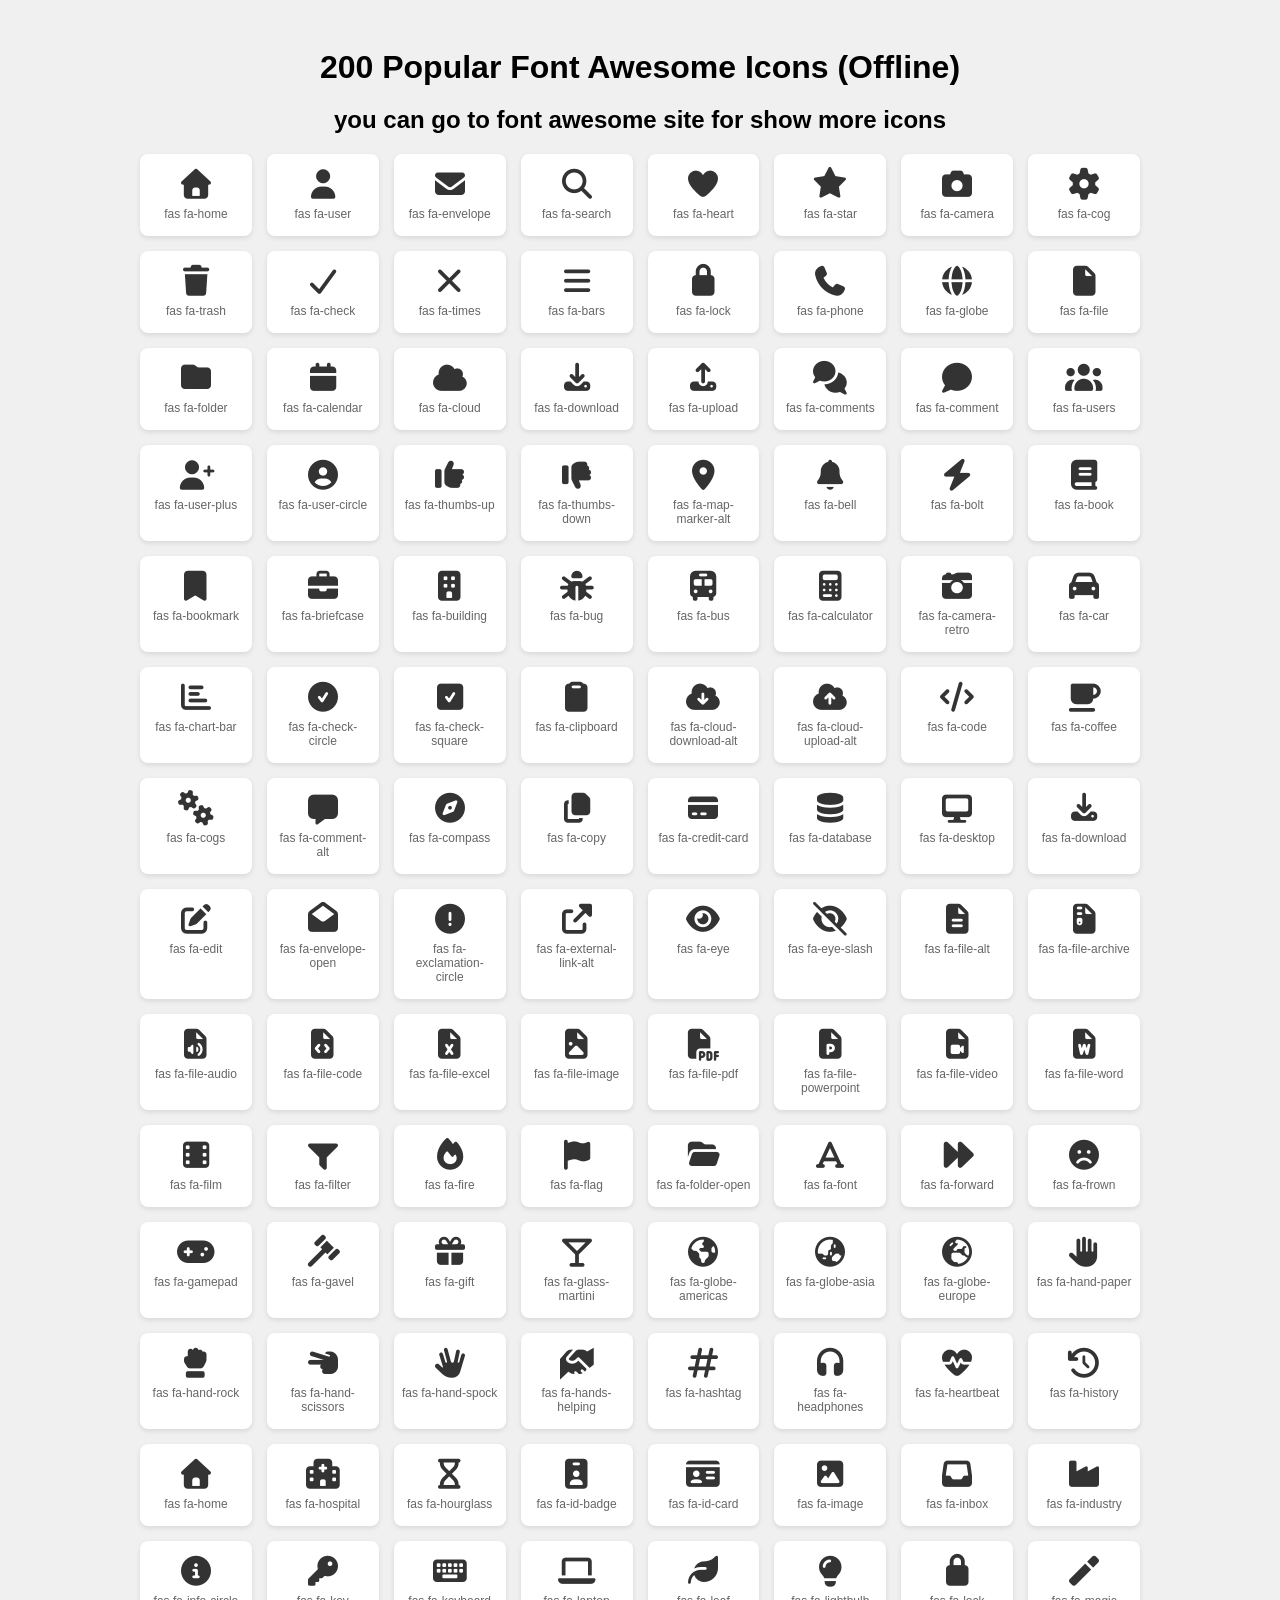
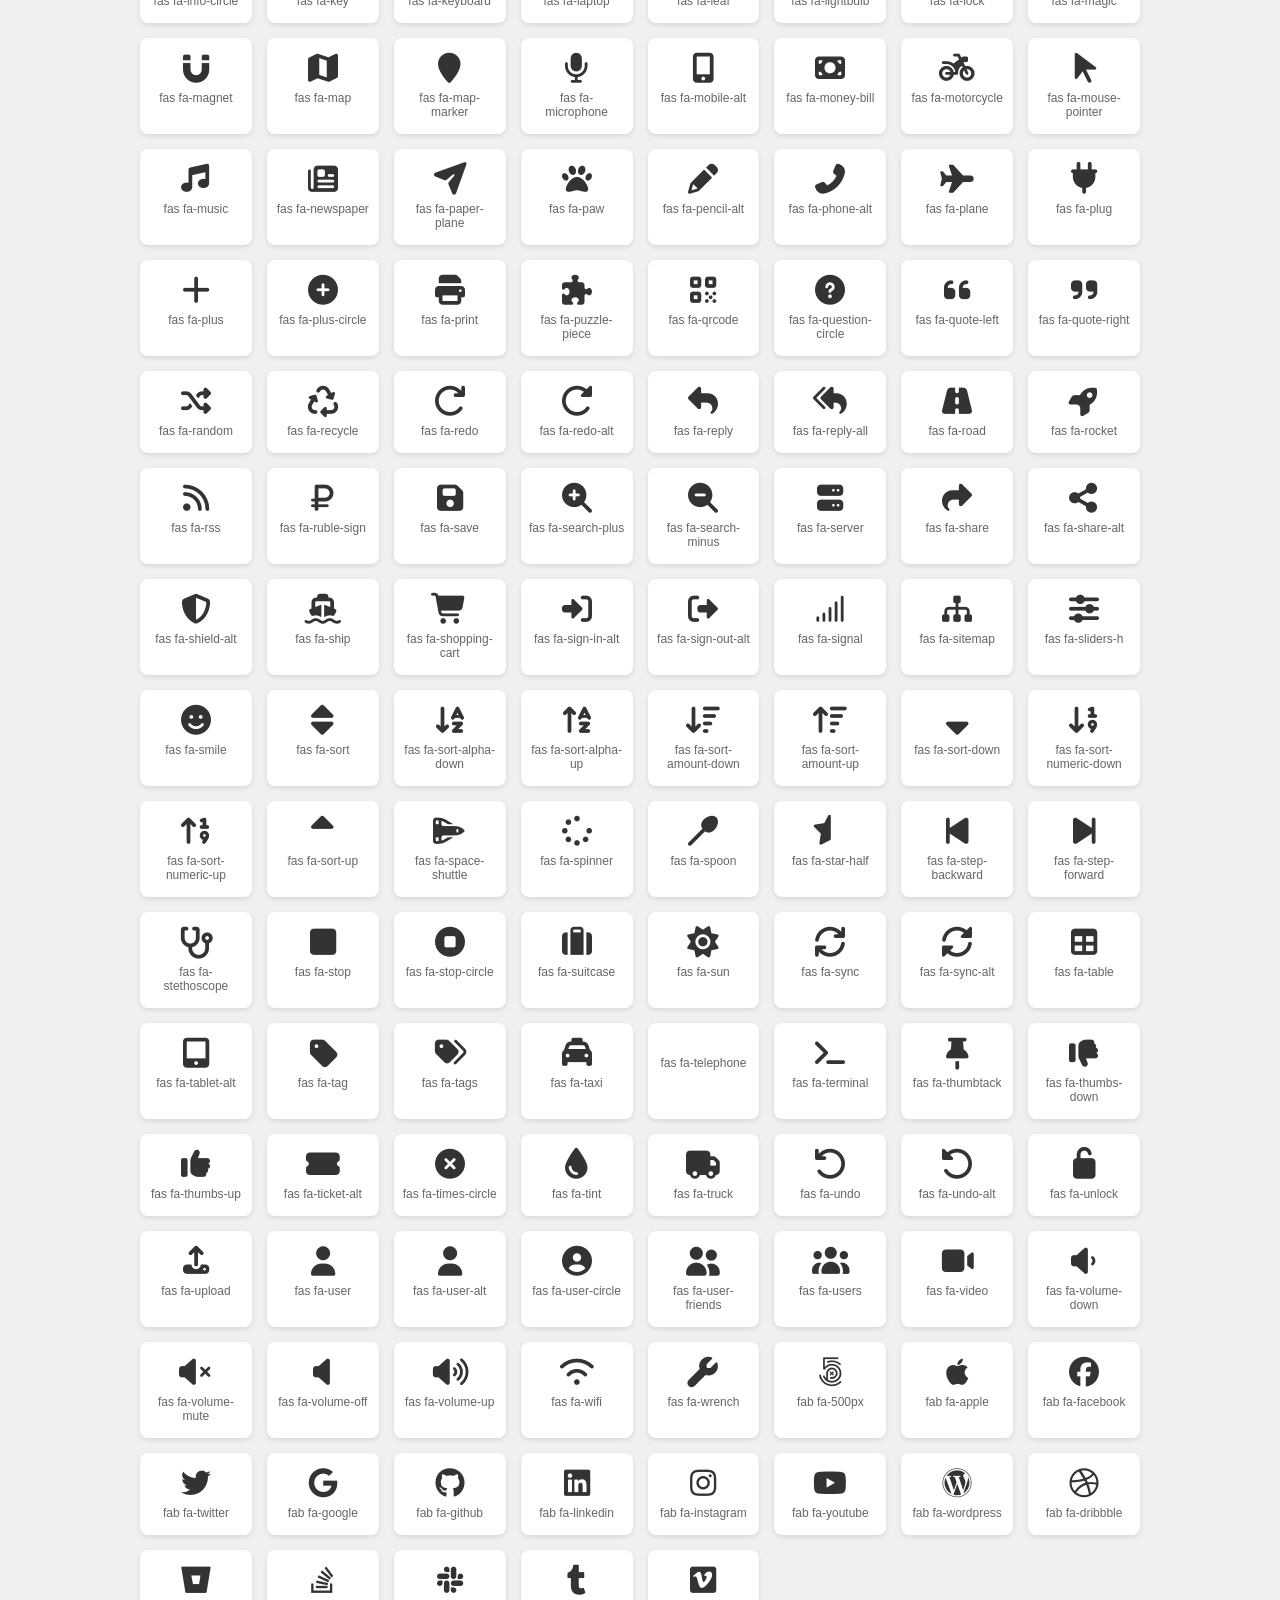
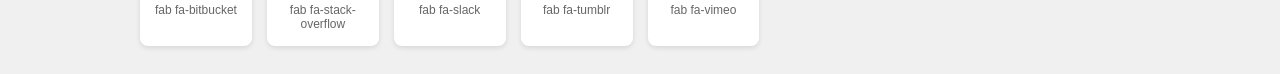
<file: font-awesome/index.html>
<!DOCTYPE html>
<html lang="en">
<head>
<meta charset="UTF-8" />
<meta name="viewport" content="width=device-width, initial-scale=1" />
<title>200 Popular Font Awesome Icons (Offline)</title>
<link rel="stylesheet" href="css/all.min.css" />
<style>
  body {
    font-family: Arial, sans-serif;
    padding: 20px;
    background: #f0f0f0;
  }
  h1 {
    text-align: center;
    margin-bottom: 10px;
  }
  h2{
    text-align: center;
  }
  .icon-grid {
    display: grid;
    grid-template-columns: repeat(auto-fill, minmax(110px, 1fr));
    gap: 15px;
    max-width: 1000px;
    margin: 0 auto;
  }
  .icon-item {
    background: white;
    border-radius: 8px;
    padding: 15px 8px;
    text-align: center;
    box-shadow: 0 2px 5px rgba(0,0,0,0.1);
    cursor: default;
  }
  .icon-item i {
    font-size: 30px;
    color: #333;
    margin-bottom: 8px;
    user-select: none;
  }
  .icon-class {
    font-size: 12px;
    color: #666;
    word-break: break-word;
  }
</style>
</head>
<body>
  <h1>200 Popular Font Awesome Icons (Offline)</h1>
  <h2>you can go to font awesome site for show more icons</h2>
  <div class="icon-grid">
    <!-- Icon items start -->
    <div class="icon-item"><i class="fas fa-home"></i><div class="icon-class">fas fa-home</div></div>
    <div class="icon-item"><i class="fas fa-user"></i><div class="icon-class">fas fa-user</div></div>
    <div class="icon-item"><i class="fas fa-envelope"></i><div class="icon-class">fas fa-envelope</div></div>
    <div class="icon-item"><i class="fas fa-search"></i><div class="icon-class">fas fa-search</div></div>
    <div class="icon-item"><i class="fas fa-heart"></i><div class="icon-class">fas fa-heart</div></div>
    <div class="icon-item"><i class="fas fa-star"></i><div class="icon-class">fas fa-star</div></div>
    <div class="icon-item"><i class="fas fa-camera"></i><div class="icon-class">fas fa-camera</div></div>
    <div class="icon-item"><i class="fas fa-cog"></i><div class="icon-class">fas fa-cog</div></div>
    <div class="icon-item"><i class="fas fa-trash"></i><div class="icon-class">fas fa-trash</div></div>
    <div class="icon-item"><i class="fas fa-check"></i><div class="icon-class">fas fa-check</div></div>
    <div class="icon-item"><i class="fas fa-times"></i><div class="icon-class">fas fa-times</div></div>
    <div class="icon-item"><i class="fas fa-bars"></i><div class="icon-class">fas fa-bars</div></div>
    <div class="icon-item"><i class="fas fa-lock"></i><div class="icon-class">fas fa-lock</div></div>
    <div class="icon-item"><i class="fas fa-phone"></i><div class="icon-class">fas fa-phone</div></div>
    <div class="icon-item"><i class="fas fa-globe"></i><div class="icon-class">fas fa-globe</div></div>
    <!-- more icons here ... -->
    <div class="icon-item"><i class="fas fa-file"></i><div class="icon-class">fas fa-file</div></div>
    <div class="icon-item"><i class="fas fa-folder"></i><div class="icon-class">fas fa-folder</div></div>
    <div class="icon-item"><i class="fas fa-calendar"></i><div class="icon-class">fas fa-calendar</div></div>
    <div class="icon-item"><i class="fas fa-cloud"></i><div class="icon-class">fas fa-cloud</div></div>
    <div class="icon-item"><i class="fas fa-download"></i><div class="icon-class">fas fa-download</div></div>
    <div class="icon-item"><i class="fas fa-upload"></i><div class="icon-class">fas fa-upload</div></div>
    <div class="icon-item"><i class="fas fa-comments"></i><div class="icon-class">fas fa-comments</div></div>
    <div class="icon-item"><i class="fas fa-comment"></i><div class="icon-class">fas fa-comment</div></div>
    <div class="icon-item"><i class="fas fa-users"></i><div class="icon-class">fas fa-users</div></div>
    <div class="icon-item"><i class="fas fa-user-plus"></i><div class="icon-class">fas fa-user-plus</div></div>
    <div class="icon-item"><i class="fas fa-user-circle"></i><div class="icon-class">fas fa-user-circle</div></div>
    <div class="icon-item"><i class="fas fa-thumbs-up"></i><div class="icon-class">fas fa-thumbs-up</div></div>
    <div class="icon-item"><i class="fas fa-thumbs-down"></i><div class="icon-class">fas fa-thumbs-down</div></div>
    <div class="icon-item"><i class="fas fa-map-marker-alt"></i><div class="icon-class">fas fa-map-marker-alt</div></div>
    <div class="icon-item"><i class="fas fa-bell"></i><div class="icon-class">fas fa-bell</div></div>
    <div class="icon-item"><i class="fas fa-bolt"></i><div class="icon-class">fas fa-bolt</div></div>
    <div class="icon-item"><i class="fas fa-book"></i><div class="icon-class">fas fa-book</div></div>
    <div class="icon-item"><i class="fas fa-bookmark"></i><div class="icon-class">fas fa-bookmark</div></div>
    <div class="icon-item"><i class="fas fa-briefcase"></i><div class="icon-class">fas fa-briefcase</div></div>
    <div class="icon-item"><i class="fas fa-building"></i><div class="icon-class">fas fa-building</div></div>
    <div class="icon-item"><i class="fas fa-bug"></i><div class="icon-class">fas fa-bug</div></div>
    <div class="icon-item"><i class="fas fa-bus"></i><div class="icon-class">fas fa-bus</div></div>
    <div class="icon-item"><i class="fas fa-calculator"></i><div class="icon-class">fas fa-calculator</div></div>
    <div class="icon-item"><i class="fas fa-camera-retro"></i><div class="icon-class">fas fa-camera-retro</div></div>
    <div class="icon-item"><i class="fas fa-car"></i><div class="icon-class">fas fa-car</div></div>
    <div class="icon-item"><i class="fas fa-chart-bar"></i><div class="icon-class">fas fa-chart-bar</div></div>
    <div class="icon-item"><i class="fas fa-check-circle"></i><div class="icon-class">fas fa-check-circle</div></div>
    <div class="icon-item"><i class="fas fa-check-square"></i><div class="icon-class">fas fa-check-square</div></div>
    <div class="icon-item"><i class="fas fa-clipboard"></i><div class="icon-class">fas fa-clipboard</div></div>
    <div class="icon-item"><i class="fas fa-cloud-download-alt"></i><div class="icon-class">fas fa-cloud-download-alt</div></div>
    <div class="icon-item"><i class="fas fa-cloud-upload-alt"></i><div class="icon-class">fas fa-cloud-upload-alt</div></div>
    <div class="icon-item"><i class="fas fa-code"></i><div class="icon-class">fas fa-code</div></div>
    <div class="icon-item"><i class="fas fa-coffee"></i><div class="icon-class">fas fa-coffee</div></div>
    <div class="icon-item"><i class="fas fa-cogs"></i><div class="icon-class">fas fa-cogs</div></div>
    <div class="icon-item"><i class="fas fa-comment-alt"></i><div class="icon-class">fas fa-comment-alt</div></div>
    <div class="icon-item"><i class="fas fa-compass"></i><div class="icon-class">fas fa-compass</div></div>
    <div class="icon-item"><i class="fas fa-copy"></i><div class="icon-class">fas fa-copy</div></div>
    <div class="icon-item"><i class="fas fa-credit-card"></i><div class="icon-class">fas fa-credit-card</div></div>
    <div class="icon-item"><i class="fas fa-database"></i><div class="icon-class">fas fa-database</div></div>
    <div class="icon-item"><i class="fas fa-desktop"></i><div class="icon-class">fas fa-desktop</div></div>
    <div class="icon-item"><i class="fas fa-download"></i><div class="icon-class">fas fa-download</div></div>
    <div class="icon-item"><i class="fas fa-edit"></i><div class="icon-class">fas fa-edit</div></div>
    <div class="icon-item"><i class="fas fa-envelope-open"></i><div class="icon-class">fas fa-envelope-open</div></div>
    <div class="icon-item"><i class="fas fa-exclamation-circle"></i><div class="icon-class">fas fa-exclamation-circle</div></div>
    <div class="icon-item"><i class="fas fa-external-link-alt"></i><div class="icon-class">fas fa-external-link-alt</div></div>
    <div class="icon-item"><i class="fas fa-eye"></i><div class="icon-class">fas fa-eye</div></div>
    <div class="icon-item"><i class="fas fa-eye-slash"></i><div class="icon-class">fas fa-eye-slash</div></div>
    <div class="icon-item"><i class="fas fa-file-alt"></i><div class="icon-class">fas fa-file-alt</div></div>
    <div class="icon-item"><i class="fas fa-file-archive"></i><div class="icon-class">fas fa-file-archive</div></div>
    <div class="icon-item"><i class="fas fa-file-audio"></i><div class="icon-class">fas fa-file-audio</div></div>
    <div class="icon-item"><i class="fas fa-file-code"></i><div class="icon-class">fas fa-file-code</div></div>
    <div class="icon-item"><i class="fas fa-file-excel"></i><div class="icon-class">fas fa-file-excel</div></div>
    <div class="icon-item"><i class="fas fa-file-image"></i><div class="icon-class">fas fa-file-image</div></div>
    <div class="icon-item"><i class="fas fa-file-pdf"></i><div class="icon-class">fas fa-file-pdf</div></div>
    <div class="icon-item"><i class="fas fa-file-powerpoint"></i><div class="icon-class">fas fa-file-powerpoint</div></div>
    <div class="icon-item"><i class="fas fa-file-video"></i><div class="icon-class">fas fa-file-video</div></div>
    <div class="icon-item"><i class="fas fa-file-word"></i><div class="icon-class">fas fa-file-word</div></div>
    <div class="icon-item"><i class="fas fa-film"></i><div class="icon-class">fas fa-film</div></div>
    <div class="icon-item"><i class="fas fa-filter"></i><div class="icon-class">fas fa-filter</div></div>
    <div class="icon-item"><i class="fas fa-fire"></i><div class="icon-class">fas fa-fire</div></div>
    <div class="icon-item"><i class="fas fa-flag"></i><div class="icon-class">fas fa-flag</div></div>
    <div class="icon-item"><i class="fas fa-folder-open"></i><div class="icon-class">fas fa-folder-open</div></div>
    <div class="icon-item"><i class="fas fa-font"></i><div class="icon-class">fas fa-font</div></div>
    <div class="icon-item"><i class="fas fa-forward"></i><div class="icon-class">fas fa-forward</div></div>
    <div class="icon-item"><i class="fas fa-frown"></i><div class="icon-class">fas fa-frown</div></div>
    <div class="icon-item"><i class="fas fa-gamepad"></i><div class="icon-class">fas fa-gamepad</div></div>
    <div class="icon-item"><i class="fas fa-gavel"></i><div class="icon-class">fas fa-gavel</div></div>
    <div class="icon-item"><i class="fas fa-gift"></i><div class="icon-class">fas fa-gift</div></div>
    <div class="icon-item"><i class="fas fa-glass-martini"></i><div class="icon-class">fas fa-glass-martini</div></div>
    <div class="icon-item"><i class="fas fa-globe-americas"></i><div class="icon-class">fas fa-globe-americas</div></div>
    <div class="icon-item"><i class="fas fa-globe-asia"></i><div class="icon-class">fas fa-globe-asia</div></div>
    <div class="icon-item"><i class="fas fa-globe-europe"></i><div class="icon-class">fas fa-globe-europe</div></div>
    <div class="icon-item"><i class="fas fa-hand-paper"></i><div class="icon-class">fas fa-hand-paper</div></div>
    <div class="icon-item"><i class="fas fa-hand-rock"></i><div class="icon-class">fas fa-hand-rock</div></div>
    <div class="icon-item"><i class="fas fa-hand-scissors"></i><div class="icon-class">fas fa-hand-scissors</div></div>
    <div class="icon-item"><i class="fas fa-hand-spock"></i><div class="icon-class">fas fa-hand-spock</div></div>
    <div class="icon-item"><i class="fas fa-hands-helping"></i><div class="icon-class">fas fa-hands-helping</div></div>
    <div class="icon-item"><i class="fas fa-hashtag"></i><div class="icon-class">fas fa-hashtag</div></div>
    <div class="icon-item"><i class="fas fa-headphones"></i><div class="icon-class">fas fa-headphones</div></div>
    <div class="icon-item"><i class="fas fa-heartbeat"></i><div class="icon-class">fas fa-heartbeat</div></div>
    <div class="icon-item"><i class="fas fa-history"></i><div class="icon-class">fas fa-history</div></div>
    <div class="icon-item"><i class="fas fa-home"></i><div class="icon-class">fas fa-home</div></div>
    <div class="icon-item"><i class="fas fa-hospital"></i><div class="icon-class">fas fa-hospital</div></div>
    <div class="icon-item"><i class="fas fa-hourglass"></i><div class="icon-class">fas fa-hourglass</div></div>
    <div class="icon-item"><i class="fas fa-id-badge"></i><div class="icon-class">fas fa-id-badge</div></div>
    <div class="icon-item"><i class="fas fa-id-card"></i><div class="icon-class">fas fa-id-card</div></div>
    <div class="icon-item"><i class="fas fa-image"></i><div class="icon-class">fas fa-image</div></div>
    <div class="icon-item"><i class="fas fa-inbox"></i><div class="icon-class">fas fa-inbox</div></div>
    <div class="icon-item"><i class="fas fa-industry"></i><div class="icon-class">fas fa-industry</div></div>
    <div class="icon-item"><i class="fas fa-info-circle"></i><div class="icon-class">fas fa-info-circle</div></div>
    <div class="icon-item"><i class="fas fa-key"></i><div class="icon-class">fas fa-key</div></div>
    <div class="icon-item"><i class="fas fa-keyboard"></i><div class="icon-class">fas fa-keyboard</div></div>
    <div class="icon-item"><i class="fas fa-laptop"></i><div class="icon-class">fas fa-laptop</div></div>
    <div class="icon-item"><i class="fas fa-leaf"></i><div class="icon-class">fas fa-leaf</div></div>
    <div class="icon-item"><i class="fas fa-lightbulb"></i><div class="icon-class">fas fa-lightbulb</div></div>
    <div class="icon-item"><i class="fas fa-lock"></i><div class="icon-class">fas fa-lock</div></div>
    <div class="icon-item"><i class="fas fa-magic"></i><div class="icon-class">fas fa-magic</div></div>
    <div class="icon-item"><i class="fas fa-magnet"></i><div class="icon-class">fas fa-magnet</div></div>
    <div class="icon-item"><i class="fas fa-map"></i><div class="icon-class">fas fa-map</div></div>
    <div class="icon-item"><i class="fas fa-map-marker"></i><div class="icon-class">fas fa-map-marker</div></div>
    <div class="icon-item"><i class="fas fa-microphone"></i><div class="icon-class">fas fa-microphone</div></div>
    <div class="icon-item"><i class="fas fa-mobile-alt"></i><div class="icon-class">fas fa-mobile-alt</div></div>
    <div class="icon-item"><i class="fas fa-money-bill"></i><div class="icon-class">fas fa-money-bill</div></div>
    <div class="icon-item"><i class="fas fa-motorcycle"></i><div class="icon-class">fas fa-motorcycle</div></div>
    <div class="icon-item"><i class="fas fa-mouse-pointer"></i><div class="icon-class">fas fa-mouse-pointer</div></div>
    <div class="icon-item"><i class="fas fa-music"></i><div class="icon-class">fas fa-music</div></div>
    <div class="icon-item"><i class="fas fa-newspaper"></i><div class="icon-class">fas fa-newspaper</div></div>
    <div class="icon-item"><i class="fas fa-paper-plane"></i><div class="icon-class">fas fa-paper-plane</div></div>
    <div class="icon-item"><i class="fas fa-paw"></i><div class="icon-class">fas fa-paw</div></div>
    <div class="icon-item"><i class="fas fa-pencil-alt"></i><div class="icon-class">fas fa-pencil-alt</div></div>
    <div class="icon-item"><i class="fas fa-phone-alt"></i><div class="icon-class">fas fa-phone-alt</div></div>
    <div class="icon-item"><i class="fas fa-plane"></i><div class="icon-class">fas fa-plane</div></div>
    <div class="icon-item"><i class="fas fa-plug"></i><div class="icon-class">fas fa-plug</div></div>
    <div class="icon-item"><i class="fas fa-plus"></i><div class="icon-class">fas fa-plus</div></div>
    <div class="icon-item"><i class="fas fa-plus-circle"></i><div class="icon-class">fas fa-plus-circle</div></div>
    <div class="icon-item"><i class="fas fa-print"></i><div class="icon-class">fas fa-print</div></div>
    <div class="icon-item"><i class="fas fa-puzzle-piece"></i><div class="icon-class">fas fa-puzzle-piece</div></div>
    <div class="icon-item"><i class="fas fa-qrcode"></i><div class="icon-class">fas fa-qrcode</div></div>
    <div class="icon-item"><i class="fas fa-question-circle"></i><div class="icon-class">fas fa-question-circle</div></div>
    <div class="icon-item"><i class="fas fa-quote-left"></i><div class="icon-class">fas fa-quote-left</div></div>
    <div class="icon-item"><i class="fas fa-quote-right"></i><div class="icon-class">fas fa-quote-right</div></div>
    <div class="icon-item"><i class="fas fa-random"></i><div class="icon-class">fas fa-random</div></div>
    <div class="icon-item"><i class="fas fa-recycle"></i><div class="icon-class">fas fa-recycle</div></div>
    <div class="icon-item"><i class="fas fa-redo"></i><div class="icon-class">fas fa-redo</div></div>
    <div class="icon-item"><i class="fas fa-redo-alt"></i><div class="icon-class">fas fa-redo-alt</div></div>
    <div class="icon-item"><i class="fas fa-reply"></i><div class="icon-class">fas fa-reply</div></div>
    <div class="icon-item"><i class="fas fa-reply-all"></i><div class="icon-class">fas fa-reply-all</div></div>
    <div class="icon-item"><i class="fas fa-road"></i><div class="icon-class">fas fa-road</div></div>
    <div class="icon-item"><i class="fas fa-rocket"></i><div class="icon-class">fas fa-rocket</div></div>
    <div class="icon-item"><i class="fas fa-rss"></i><div class="icon-class">fas fa-rss</div></div>
    <div class="icon-item"><i class="fas fa-ruble-sign"></i><div class="icon-class">fas fa-ruble-sign</div></div>
    <div class="icon-item"><i class="fas fa-save"></i><div class="icon-class">fas fa-save</div></div>
    <div class="icon-item"><i class="fas fa-search-plus"></i><div class="icon-class">fas fa-search-plus</div></div>
    <div class="icon-item"><i class="fas fa-search-minus"></i><div class="icon-class">fas fa-search-minus</div></div>
    <div class="icon-item"><i class="fas fa-server"></i><div class="icon-class">fas fa-server</div></div>
    <div class="icon-item"><i class="fas fa-share"></i><div class="icon-class">fas fa-share</div></div>
    <div class="icon-item"><i class="fas fa-share-alt"></i><div class="icon-class">fas fa-share-alt</div></div>
    <div class="icon-item"><i class="fas fa-shield-alt"></i><div class="icon-class">fas fa-shield-alt</div></div>
    <div class="icon-item"><i class="fas fa-ship"></i><div class="icon-class">fas fa-ship</div></div>
    <div class="icon-item"><i class="fas fa-shopping-cart"></i><div class="icon-class">fas fa-shopping-cart</div></div>
    <div class="icon-item"><i class="fas fa-sign-in-alt"></i><div class="icon-class">fas fa-sign-in-alt</div></div>
    <div class="icon-item"><i class="fas fa-sign-out-alt"></i><div class="icon-class">fas fa-sign-out-alt</div></div>
    <div class="icon-item"><i class="fas fa-signal"></i><div class="icon-class">fas fa-signal</div></div>
    <div class="icon-item"><i class="fas fa-sitemap"></i><div class="icon-class">fas fa-sitemap</div></div>
    <div class="icon-item"><i class="fas fa-sliders-h"></i><div class="icon-class">fas fa-sliders-h</div></div>
    <div class="icon-item"><i class="fas fa-smile"></i><div class="icon-class">fas fa-smile</div></div>
    <div class="icon-item"><i class="fas fa-sort"></i><div class="icon-class">fas fa-sort</div></div>
    <div class="icon-item"><i class="fas fa-sort-alpha-down"></i><div class="icon-class">fas fa-sort-alpha-down</div></div>
    <div class="icon-item"><i class="fas fa-sort-alpha-up"></i><div class="icon-class">fas fa-sort-alpha-up</div></div>
    <div class="icon-item"><i class="fas fa-sort-amount-down"></i><div class="icon-class">fas fa-sort-amount-down</div></div>
    <div class="icon-item"><i class="fas fa-sort-amount-up"></i><div class="icon-class">fas fa-sort-amount-up</div></div>
    <div class="icon-item"><i class="fas fa-sort-down"></i><div class="icon-class">fas fa-sort-down</div></div>
    <div class="icon-item"><i class="fas fa-sort-numeric-down"></i><div class="icon-class">fas fa-sort-numeric-down</div></div>
    <div class="icon-item"><i class="fas fa-sort-numeric-up"></i><div class="icon-class">fas fa-sort-numeric-up</div></div>
    <div class="icon-item"><i class="fas fa-sort-up"></i><div class="icon-class">fas fa-sort-up</div></div>
    <div class="icon-item"><i class="fas fa-space-shuttle"></i><div class="icon-class">fas fa-space-shuttle</div></div>
    <div class="icon-item"><i class="fas fa-spinner"></i><div class="icon-class">fas fa-spinner</div></div>
    <div class="icon-item"><i class="fas fa-spoon"></i><div class="icon-class">fas fa-spoon</div></div>
    <div class="icon-item"><i class="fas fa-star-half"></i><div class="icon-class">fas fa-star-half</div></div>
    <div class="icon-item"><i class="fas fa-step-backward"></i><div class="icon-class">fas fa-step-backward</div></div>
    <div class="icon-item"><i class="fas fa-step-forward"></i><div class="icon-class">fas fa-step-forward</div></div>
    <div class="icon-item"><i class="fas fa-stethoscope"></i><div class="icon-class">fas fa-stethoscope</div></div>
    <div class="icon-item"><i class="fas fa-stop"></i><div class="icon-class">fas fa-stop</div></div>
    <div class="icon-item"><i class="fas fa-stop-circle"></i><div class="icon-class">fas fa-stop-circle</div></div>
    <div class="icon-item"><i class="fas fa-suitcase"></i><div class="icon-class">fas fa-suitcase</div></div>
    <div class="icon-item"><i class="fas fa-sun"></i><div class="icon-class">fas fa-sun</div></div>
    <div class="icon-item"><i class="fas fa-sync"></i><div class="icon-class">fas fa-sync</div></div>
    <div class="icon-item"><i class="fas fa-sync-alt"></i><div class="icon-class">fas fa-sync-alt</div></div>
    <div class="icon-item"><i class="fas fa-table"></i><div class="icon-class">fas fa-table</div></div>
    <div class="icon-item"><i class="fas fa-tablet-alt"></i><div class="icon-class">fas fa-tablet-alt</div></div>
    <div class="icon-item"><i class="fas fa-tag"></i><div class="icon-class">fas fa-tag</div></div>
    <div class="icon-item"><i class="fas fa-tags"></i><div class="icon-class">fas fa-tags</div></div>
    <div class="icon-item"><i class="fas fa-taxi"></i><div class="icon-class">fas fa-taxi</div></div>
    <div class="icon-item"><i class="fas fa-telephone"></i><div class="icon-class">fas fa-telephone</div></div>
    <div class="icon-item"><i class="fas fa-terminal"></i><div class="icon-class">fas fa-terminal</div></div>
    <div class="icon-item"><i class="fas fa-thumbtack"></i><div class="icon-class">fas fa-thumbtack</div></div>
    <div class="icon-item"><i class="fas fa-thumbs-down"></i><div class="icon-class">fas fa-thumbs-down</div></div>
    <div class="icon-item"><i class="fas fa-thumbs-up"></i><div class="icon-class">fas fa-thumbs-up</div></div>
    <div class="icon-item"><i class="fas fa-ticket-alt"></i><div class="icon-class">fas fa-ticket-alt</div></div>
    <div class="icon-item"><i class="fas fa-times-circle"></i><div class="icon-class">fas fa-times-circle</div></div>
    <div class="icon-item"><i class="fas fa-tint"></i><div class="icon-class">fas fa-tint</div></div>
    <div class="icon-item"><i class="fas fa-truck"></i><div class="icon-class">fas fa-truck</div></div>
    <div class="icon-item"><i class="fas fa-undo"></i><div class="icon-class">fas fa-undo</div></div>
    <div class="icon-item"><i class="fas fa-undo-alt"></i><div class="icon-class">fas fa-undo-alt</div></div>
    <div class="icon-item"><i class="fas fa-unlock"></i><div class="icon-class">fas fa-unlock</div></div>
    <div class="icon-item"><i class="fas fa-upload"></i><div class="icon-class">fas fa-upload</div></div>
    <div class="icon-item"><i class="fas fa-user"></i><div class="icon-class">fas fa-user</div></div>
    <div class="icon-item"><i class="fas fa-user-alt"></i><div class="icon-class">fas fa-user-alt</div></div>
    <div class="icon-item"><i class="fas fa-user-circle"></i><div class="icon-class">fas fa-user-circle</div></div>
    <div class="icon-item"><i class="fas fa-user-friends"></i><div class="icon-class">fas fa-user-friends</div></div>
    <div class="icon-item"><i class="fas fa-users"></i><div class="icon-class">fas fa-users</div></div>
    <div class="icon-item"><i class="fas fa-video"></i><div class="icon-class">fas fa-video</div></div>
    <div class="icon-item"><i class="fas fa-volume-down"></i><div class="icon-class">fas fa-volume-down</div></div>
    <div class="icon-item"><i class="fas fa-volume-mute"></i><div class="icon-class">fas fa-volume-mute</div></div>
    <div class="icon-item"><i class="fas fa-volume-off"></i><div class="icon-class">fas fa-volume-off</div></div>
    <div class="icon-item"><i class="fas fa-volume-up"></i><div class="icon-class">fas fa-volume-up</div></div>
    <div class="icon-item"><i class="fas fa-wifi"></i><div class="icon-class">fas fa-wifi</div></div>
    <div class="icon-item"><i class="fas fa-wrench"></i><div class="icon-class">fas fa-wrench</div></div>
    <div class="icon-item"><i class="fab fa-500px"></i><div class="icon-class">fab fa-500px</div></div>
    <div class="icon-item"><i class="fab fa-apple"></i><div class="icon-class">fab fa-apple</div></div>
    <div class="icon-item"><i class="fab fa-facebook"></i><div class="icon-class">fab fa-facebook</div></div>
    <div class="icon-item"><i class="fab fa-twitter"></i><div class="icon-class">fab fa-twitter</div></div>
    <div class="icon-item"><i class="fab fa-google"></i><div class="icon-class">fab fa-google</div></div>
    <div class="icon-item"><i class="fab fa-github"></i><div class="icon-class">fab fa-github</div></div>
    <div class="icon-item"><i class="fab fa-linkedin"></i><div class="icon-class">fab fa-linkedin</div></div>
    <div class="icon-item"><i class="fab fa-instagram"></i><div class="icon-class">fab fa-instagram</div></div>
    <div class="icon-item"><i class="fab fa-youtube"></i><div class="icon-class">fab fa-youtube</div></div>
    <div class="icon-item"><i class="fab fa-wordpress"></i><div class="icon-class">fab fa-wordpress</div></div>
    <div class="icon-item"><i class="fab fa-dribbble"></i><div class="icon-class">fab fa-dribbble</div></div>
    <div class="icon-item"><i class="fab fa-bitbucket"></i><div class="icon-class">fab fa-bitbucket</div></div>
    <div class="icon-item"><i class="fab fa-stack-overflow"></i><div class="icon-class">fab fa-stack-overflow</div></div>
    <div class="icon-item"><i class="fab fa-slack"></i><div class="icon-class">fab fa-slack</div></div>
    <div class="icon-item"><i class="fab fa-tumblr"></i><div class="icon-class">fab fa-tumblr</div></div>
    <div class="icon-item"><i class="fab fa-vimeo"></i><div class="icon-class">fab fa-vimeo</div></div>
    <!-- Add more icons here to reach 200 -->
  </div>
</body>
</html>
</file>
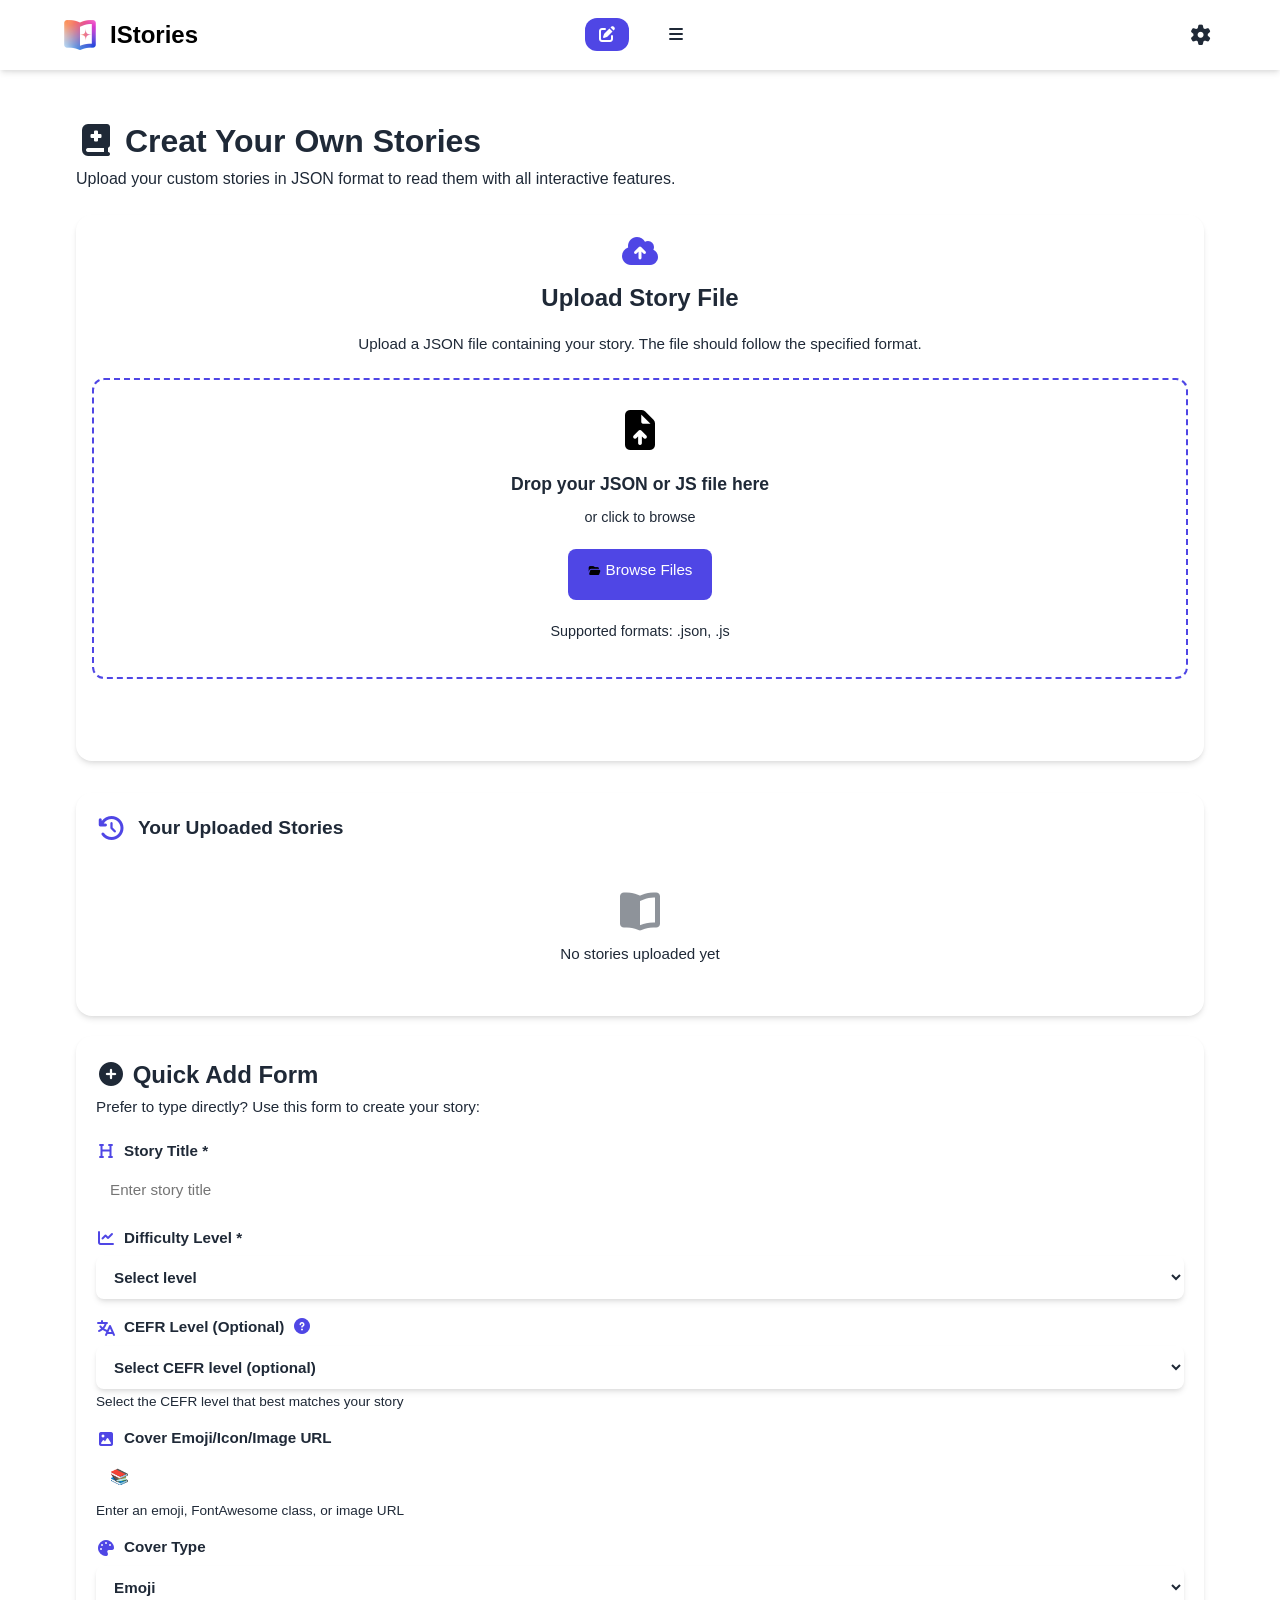
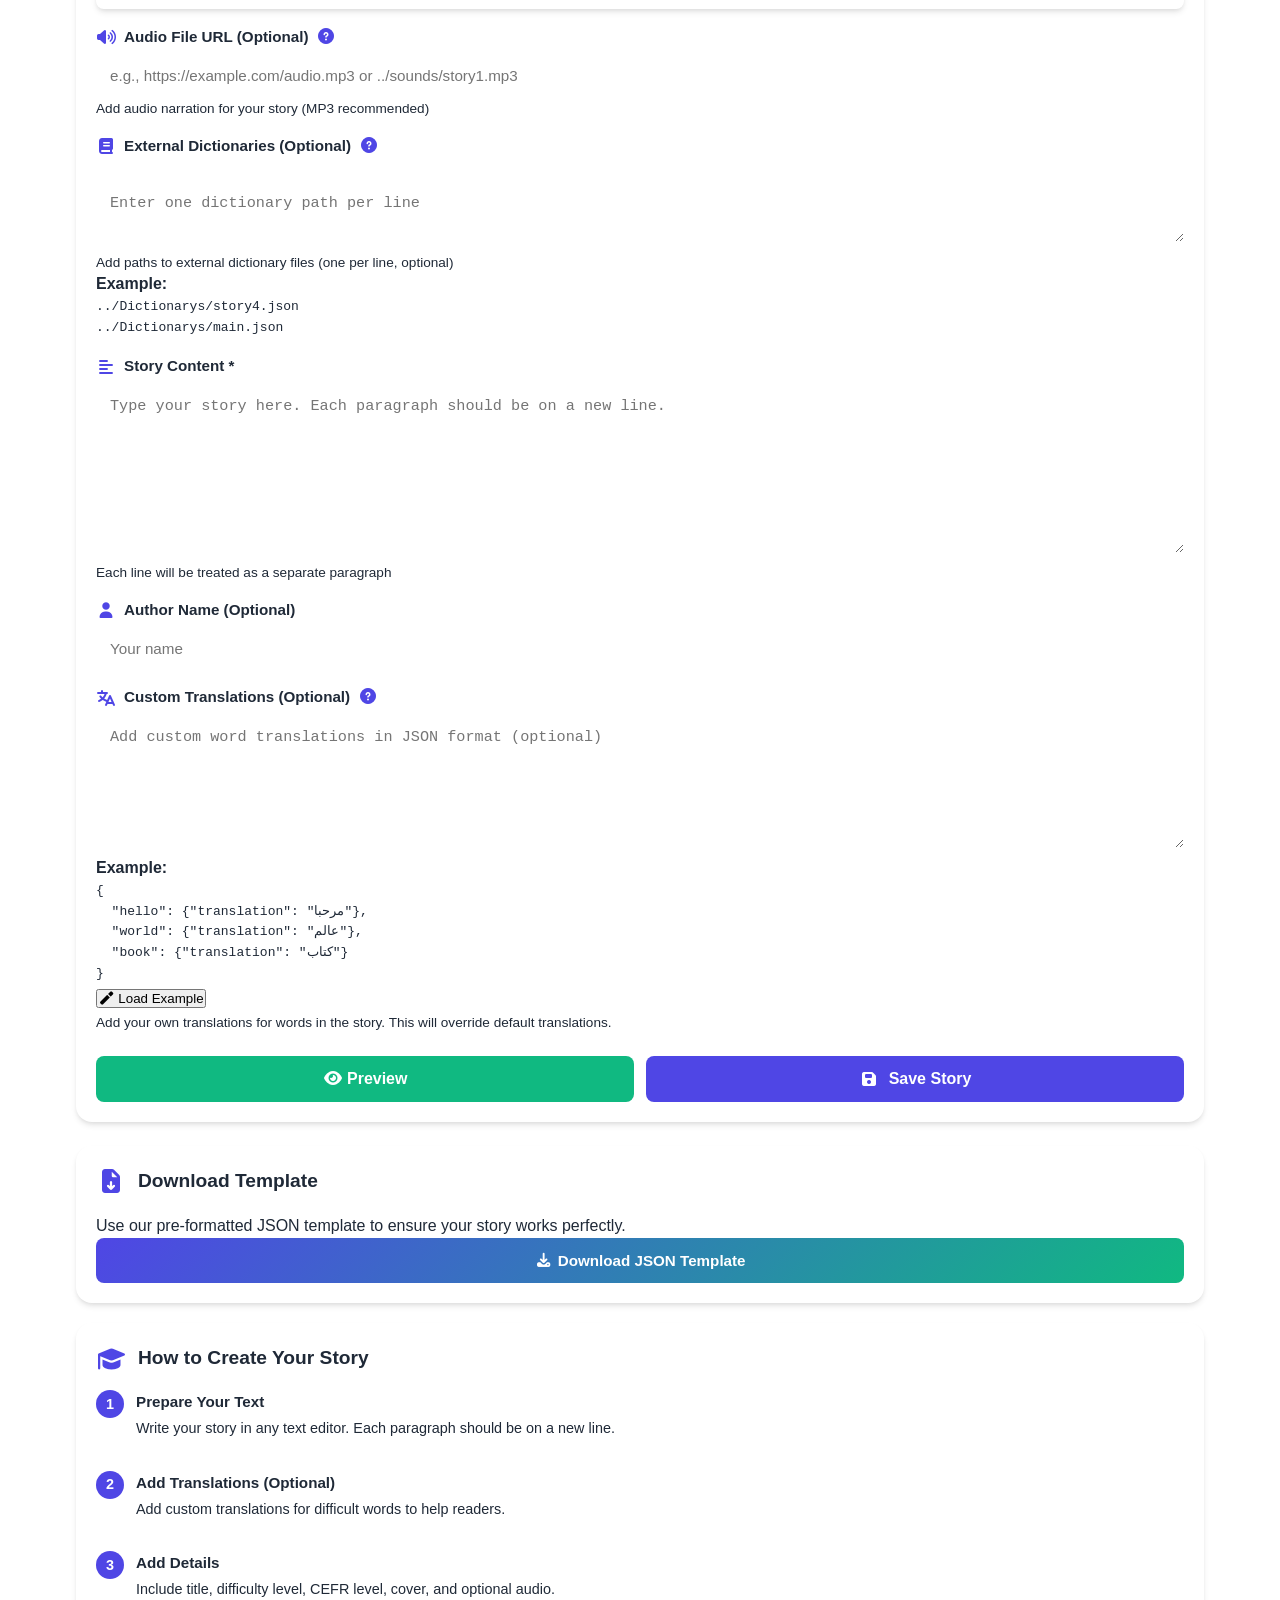
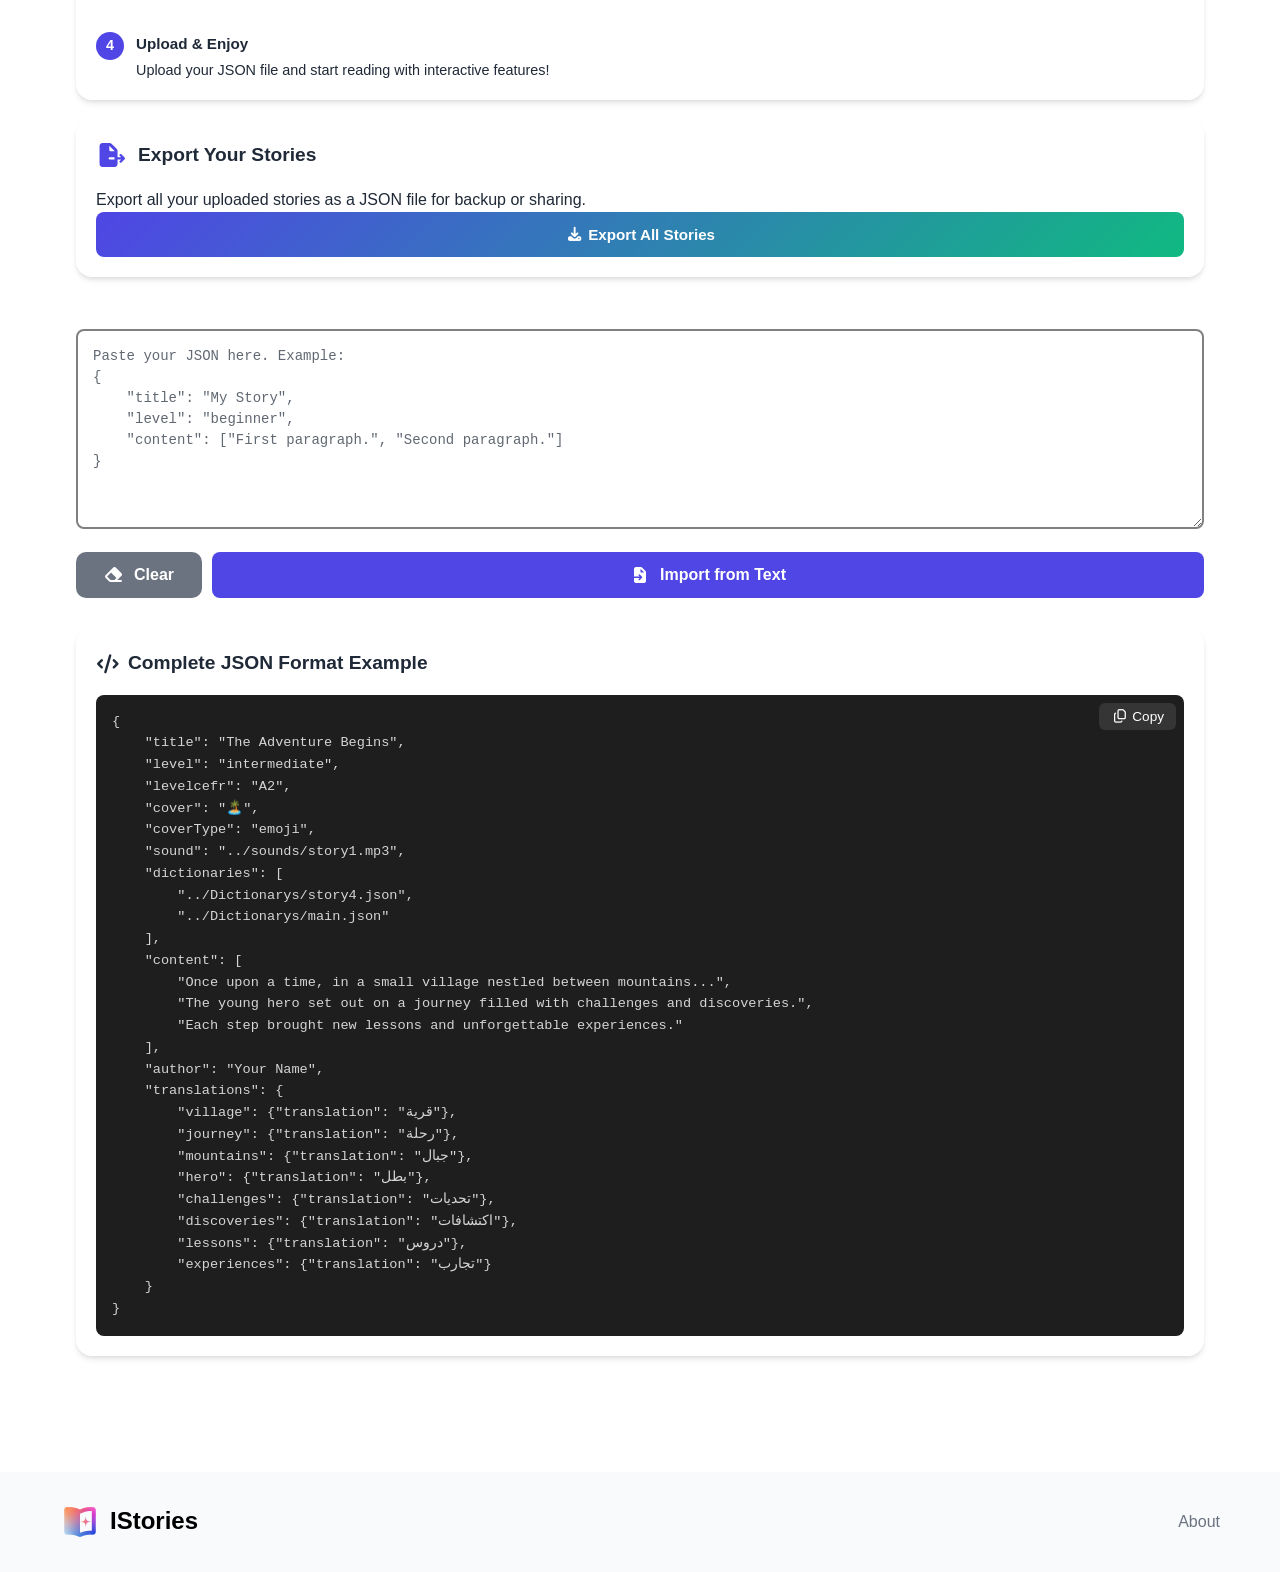
<file: stories-maker/index.html>
<!DOCTYPE html>
<html lang="en">

<head>
    <meta charset="UTF-8">
    <meta name="viewport" content="width=device-width, initial-scale=1.0">
    <title>Istories</title>
    <link rel="stylesheet" href="../font-awesome/css/all.min.css">
    <link rel="stylesheet" href="main/style.css">
    <link rel="stylesheet" href="main/addStories.css">
    <link rel="icon" type="image/png" href="../icon.png">
    <meta property="og:title" content="Istories">
    <meta property="og:description" content="Learn Languages Through Interactive Stories.">
    <meta property="og:image" content="https://ammar7-o.github.io/Istories-V/icon.png">
    <meta property="og:type" content="website">
    <meta property="og:url" content="https://ammar7-o.github.io/Istories-V/">

</head>

<body>
    <header id="top">
        <div class="container">
            <div class="header-content">
                <div class="left">
                    <a href="../index.html" class="logo">
                        <img src="../icon.png" alt="">
                        <span>IStories</span>
                    </a>
                    <nav>
                        <ul>
                            <li><a href="#" class="nav-link active" data-page="home"><i
                                        class="fa-solid fa-pen-to-square"></i></a></li>
                            <li><a href="#" title="more" id="toggle-nav"><i class="fas fa-bars"></i></a></li>
                            <div id="more" class="more">
                                <li><a href="../index.html" class="nav-btn"><i class="fa-solid fa-home"></i>
                                        Home</a></li>

                                <li><a href="../vocabulary/index.html" class="nav-btn"><i
                                            class="fa-solid fa-language"></i>
                                        Vocabulary</a></li>




                            </div>

                        </ul>
                    </nav>
                </div>
                <div class="header-actions">


                    <div class="settings-container">
                        <button class="settings-btn" id="settings-button">
                            <i class="fas fa-cog"></i>
                        </button>


                    </div>
                </div>
            </div>
    </header>
    <div class="settings-page" id="settings-page">
        <div class="settings-header">
            <h2><i class="fas fa-cog"></i> Settings</h2>
            <button class="close-settings" id="close-settings">
                <i class="fas fa-times"></i>
            </button>
        </div>

        <div class="settings-content">
            <!-- قسم المظهر -->
            <div class="settings-section">
                <h3><i class="fas fa-palette"></i> Appearance</h3>

                <div class="setting-item">
                    <div class="setting-info">
                        <span class="setting-label">Theme</span>
                        <span class="setting-desc">Light or Dark mode</span>
                    </div>
                    <!-- Theme toggle button -->
                    <button class="theme-toggle" id="themeToggle">
                        <i class="fas fa-moon"></i>
                    </button>
                </div>

                <!-- Color Selector -->
                <div class="setting-item">
                    <div class="setting-info">
                        <span class="setting-label">Accent Color</span>
                        <span class="setting-desc">Choose your primary color</span>
                    </div>
                    <div class="color-selector">
                        <div class="color-options">
                            <!-- Default Colors -->
                            <div class="color-option active" data-color="#4a6cf7" style="background-color: #4a6cf7;"
                                title="Blue">
                                <i class="fas fa-check"></i>
                            </div>
                            <div class="color-option" data-color="#7c4dff" style="background-color: #7c4dff;"
                                title="Purple">
                                <i class="fas fa-check"></i>
                            </div>
                            <div class="color-option" data-color="#009688" style="background-color: #009688;"
                                title="Teal">
                                <i class="fas fa-check"></i>
                            </div>

                            <!-- Custom Color Picker -->
                            <div class="color-option custom-color" title="Custom Color">
                                <i class="fas fa-palette"></i>
                                <input type="color" id="customColorPicker" class="custom-color-input">
                            </div>
                        </div>
                    </div>

                </div>
                <!-- Secondary Color Setting -->
                <div class="setting-item">
                    <div class="setting-info">
                        <span class="setting-label">Secondary Color</span>
                        <span class="setting-desc">Choose your Secondary color</span>
                    </div>
                    <div class="color-selector secondary-selector">
                        <div class="color-options">
                            <!-- Default Secondary Colors -->
                            <div class="secondary-color active" data-color="#10b981" style="background-color:  #10b981;"
                                title="teal">
                                <i class="fas fa-check"></i>
                            </div>
                            <div class="secondary-color" data-color="#ec4899" style="background-color: #ec4899;"
                                title="Pink">
                                <i class="fas fa-check"></i>
                            </div>
                            <div class="secondary-color" data-color="#b90000" style="background-color: #b90000;"
                                title="red">
                                <i class="fas fa-check"></i>
                            </div>
                            <div class="secondary-color" data-color="#8b5cf6" style="background-color: #8b5cf6;"
                                title="Violet">
                                <i class="fas fa-check"></i>
                            </div>
                            <div class="secondary-color" data-color="#f97316" style="background-color: #f97316;"
                                title="Orange">
                                <i class="fas fa-check"></i>
                            </div>

                            <!-- Custom Secondary Color Picker -->
                            <div class="color-option secondary-color custom-color" title="Custom Secondary Color">
                                <i class="fas fa-palette"></i>
                                <input type="color" id="customSecondaryColorPicker" class="custom-color-input">
                            </div>
                        </div>
                    </div>
                </div>
                <div class="setting-item">
                    <div class="setting-info">
                        <span class="setting-label">Show User Stories</span>
                        <span class="setting-desc">Display Stories created by users</span>
                    </div>
                    <label class="switch">
                        <input type="checkbox" id="showUserStoriesToggle">
                        <span class="slider"></span>
                    </label>
                </div>
            </div>


            <!-- قسم البيانات -->
            <div class="settings-section">
                <h3><i class="fas fa-database"></i> Data Management</h3>


                <div class="setting-item">
                    <div class="setting-info">
                        <span class="setting-label">Export All user stories</span>
                        <span class="setting-desc">All Added stories</span>
                    </div>
                    <button onclick="exportUserStories()" class="danger-btn" id="clear-data">
                        <i class="fas fa-share"></i> Export
                    </button>
                </div>
                <div class="setting-item">
                    <div class="setting-info">
                        <span class="setting-label">Delete All User Stories</span>
                        <span class="setting-desc">Permanently delete all your uploaded stories</span>
                    </div>
                    <button onclick="try{deleteAllUserStories()}catch(e){console.error(e);alert('Error: '+e.message)}" class="danger-btn" id="delete-all-stories-btn">
                        <i class="fas fa-trash-alt"></i> Delete All
                    </button>
                </div>
                <div class="setting-item">
                    <div class="setting-info">
                        <span class="setting-label">Backup All Data</span>
                        <span class="setting-desc">Download a backup of all your saved data</span>
                    </div>
                    <button class="danger-btn" id="exportLS">
                        Backup Data
                    </button>
                </div>

                <div class="setting-item">
                    <div class="setting-info">
                        <span class="setting-label">Restore Data</span>
                        <span class="setting-desc">Import a previously saved backup file</span>
                    </div>

                    <input type="file" id="importLS" accept="application/json" hidden>

                    <button class="btn-danger" id="importBtn">
                        Import Data
                    </button>
                </div>

                <div class="setting-item">
                    <div class="setting-info">
                        <span class="setting-label">Delete Data</span>
                        <span class="setting-desc">Remove all saved data from this device</span>
                    </div>

                    <button class="btn-danger" id="deletAllBtn">
                        Delete Data
                    </button>
                </div>



            </div>

            <!-- قسم التخصيص المتقدم -->
            <div class="settings-section">
                <h3><i class="fas fa-code"></i> Advanced Customization</h3>

                <div class="setting-item">
                    <div class="setting-info">
                        <span class="setting-label">Custom CSS</span>
                        <span class="setting-desc">Add your own CSS styles</span>
                    </div>
                    <button class="danger-btn" id="showCustomCSS">
                        <i class="fas fa-code"></i> Edit Custom CSS
                    </button>
                </div>

                <div class="setting-item">
                    <div class="setting-info">
                        <span class="setting-label">Reset All Settings</span>
                        <span class="setting-desc">Restore default settings</span>
                    </div>
                    <button class=" btn-danger" id="resetAllSettings">
                        <i class="fas fa-redo"></i> Reset
                    </button>
                </div>
            </div>

            <!-- قسم التطبيق -->
            <div class="settings-section">
                <h3><i class="fas fa-info-circle"></i> About</h3>

                <div class="setting-item">
                    <div class="setting-info">
                        <span class="setting-label">Version</span>
                        <span class="setting-desc">Story Reader 2.1.0</span>
                    </div>
                </div>

                <div class="setting-item">
                    <div class="setting-info">
                        <span class="setting-label">Author</span>
                        <span class="setting-desc">Ammar chacal</span>
                    </div>
                </div>
                <div class="setting-item">
                    <div class="setting-info">
                        <span class="setting-label">Refresh App</span>
                        <span class="setting-desc">Reload all data</span>
                    </div>
                    <button onclick="Refresh()" class="danger-btn" id="refresh-app">
                        <i class="fas fa-sync-alt"></i> Refresh
                    </button>
                </div>
            </div>
        </div>
    </div>

    <div id="settings-overlay" class="settings-overlay"></div>

    <main class="main-content">
        <div class="container">

            <!-- Add Stories Page -->
            <div id="home" class="home">
                <div class="add-stories-container">
                    <h1><i class="fas fa-book-medical"></i> Creat Your Own Stories</h1>
                    <p class="page-description">Upload your custom stories in JSON format to read them with all
                        interactive features.</p>

                    <!-- Upload Section -->
                    <div class="upload-section">
                        <div class="upload-card">
                            <div class="upload-header">
                                <i class="fas fa-cloud-upload-alt"></i>
                                <h2>Upload Story File</h2>
                            </div>
                            <p class="upload-description">
                                Upload a JSON file containing your story. The file should follow the specified format.
                            </p>

                            <div class="upload-area" id="uploadArea">
                                <i class="fas fa-file-upload"></i>
                                <h3>Drop your JSON or JS file here</h3>
                                <p>or click to browse</p>
                                <input type="file" id="storyFileInput" accept=".json,.js,application/json,application/javascript" hidden>
                                <button class="browse-btn" id="browseBtn">
                                    <i class="fas fa-folder-open"></i> Browse Files
                                </button>
                                <p class="file-types">Supported formats: .json, .js</p>
                            </div>

                            <div class="selected-file" id="selectedFileInfo" style="display: none;">
                                <div class="file-info">
                                    <i class="fas fa-file-code"></i>
                                    <div class="file-details">
                                        <span class="file-name" id="fileName"></span>
                                        <span class="file-size" id="fileSize"></span>
                                    </div>
                                    <button class="remove-file" id="removeFile">
                                        <i class="fas fa-times"></i>
                                    </button>
                                </div>
                            </div>

                            <button class="upload-action-btn" id="uploadBtn" disabled>
                                <i class="fas fa-upload"></i> Upload Story
                            </button>
                        </div>
                    </div>
                    <!-- Two Column Layout -->
                    <div class="content-columns">
                        <!-- Left Column: Quick Add Form -->
                        <div class="left-column">
                            <!-- Your Stories -->
                            <div class="info-card">
                                <div class="info-header">
                                    <i class="fas fa-history"></i>
                                    <h2>Your Uploaded Stories</h2>
                                </div>
                                <div class="user-stories-list" id="userStoriesList">
                                    <!-- Dynamic content will be inserted here -->
                                    <div class="empty-state">
                                        <i class="fas fa-book-open"></i>
                                        <p>No stories uploaded yet</p>
                                    </div>
                                </div>
                            </div>
                            <div class="form-card">
                                <h2><i class="fas fa-plus-circle"></i> Quick Add Form</h2>
                                <p class="form-description">Prefer to type directly? Use this form to create your story:
                                </p>

                                <form id="storyForm">
                                    <div class="form-group">
                                        <label for="storyTitle">
                                            <i class="fas fa-heading"></i> Story Title *
                                        </label>
                                        <input type="text" id="storyTitle" placeholder="Enter story title" required>
                                    </div>

                                    <div class="form-group">
                                        <label for="storyLevel">
                                            <i class="fas fa-chart-line"></i> Difficulty Level *
                                        </label>
                                        <select id="storyLevel" required>
                                            <option value="">Select level</option>
                                            <option value="beginner">Beginner</option>
                                            <option value="intermediate">Intermediate</option>
                                            <option value="advanced">Advanced</option>
                                        </select>
                                    </div>

                                    <div class="form-group">
                                        <label for="storyLevelCefr">
                                            <i class="fas fa-language"></i> CEFR Level (Optional)
                                            <span class="help-icon"
                                                title="Common European Framework of Reference for Languages (A1, A2, B1, B2, C1, C2)">
                                                <i class="fas fa-question-circle"></i>
                                            </span>
                                        </label>
                                        <select id="storyLevelCefr">
                                            <option value="">Select CEFR level (optional)</option>
                                            <option value="A1">A1 (Beginner)</option>
                                            <option value="A2">A2 (Elementary)</option>
                                            <option value="B1">B1 (Intermediate)</option>
                                            <option value="B2">B2 (Upper Intermediate)</option>
                                            <option value="C1">C1 (Advanced)</option>
                                            <option value="C2">C2 (Proficient)</option>
                                        </select>
                                        <small>Select the CEFR level that best matches your story</small>
                                    </div>

                                    <div class="form-group">
                                        <label for="storyCover">
                                            <i class="fas fa-image"></i> Cover Emoji/Icon/Image URL
                                        </label>
                                        <input type="text" id="storyCover"
                                            placeholder="e.g., 📚 or fas fa-book or https://example.com/image.jpg"
                                            value="📚">
                                        <small>Enter an emoji, FontAwesome class, or image URL</small>
                                    </div>

                                    <div class="form-group">
                                        <label for="storyCoverType">
                                            <i class="fas fa-palette"></i> Cover Type
                                        </label>
                                        <select id="storyCoverType">
                                            <option value="emoji">Emoji</option>
                                            <option value="icon">Icon</option>
                                            <option value="image">Image</option>
                                        </select>
                                    </div>

                                    <div class="form-group">
                                        <label for="storySound">
                                            <i class="fas fa-volume-up"></i> Audio File URL (Optional)
                                            <span class="help-icon" title="URL to an MP3 or audio file for your story">
                                                <i class="fas fa-question-circle"></i>
                                            </span>
                                        </label>
                                        <input type="text" id="storySound"
                                            placeholder="e.g., https://example.com/audio.mp3 or ../sounds/story1.mp3">
                                        <small>Add audio narration for your story (MP3 recommended)</small>
                                    </div>

                                    <div class="form-group">
                                        <label for="storyDictionaries">
                                            <i class="fas fa-book"></i> External Dictionaries (Optional)
                                            <span class="help-icon" title="Path(s) to external JSON dictionary files">
                                                <i class="fas fa-question-circle"></i>
                                            </span>
                                        </label>
                                        <textarea id="storyDictionaries" rows="3" placeholder="
Enter one dictionary path per line"></textarea>
                                        <small>Add paths to external dictionary files (one per line, optional)</small>
                                        <div>
                                            <strong>Example:</strong>
                                            <pre class="example-code">../Dictionarys/story4.json
../Dictionarys/main.json</pre>
                                        </div>
                                    </div>

                                    <div class="form-group">
                                        <label for="storyContent">
                                            <i class="fas fa-align-left"></i> Story Content *
                                        </label>
                                        <textarea id="storyContent" rows="8"
                                            placeholder="Type your story here. Each paragraph should be on a new line."
                                            required></textarea>
                                        <small>Each line will be treated as a separate paragraph</small>
                                    </div>

                                    <div class="form-group">
                                        <label for="storyAuthor">
                                            <i class="fas fa-user"></i> Author Name (Optional)
                                        </label>
                                        <input type="text" id="storyAuthor" placeholder="Your name">
                                    </div>

                                    <div class="form-group">
                                        <label for="storyTranslations">
                                            <i class="fas fa-language"></i> Custom Translations (Optional)
                                            <span class="help-icon"
                                                title="Add word translations in JSON format. Example: {'hello': {'translation': 'مرحبا'}, 'world': {'translation': 'عالم'}}">
                                                <i class="fas fa-question-circle"></i>
                                            </span>
                                        </label>
                                        <textarea id="storyTranslations" rows="6"
                                            placeholder="Add custom word translations in JSON format (optional)"></textarea>
                                        <div class="translation-example">
                                            <strong>Example:</strong>
                                            <pre class="example-code">{
  "hello": {"translation": "مرحبا"},
  "world": {"translation": "عالم"},
  "book": {"translation": "كتاب"}
}</pre>
                                            <button type="button" class="example-btn" id="loadExampleTranslations">
                                                <i class="fas fa-magic"></i> Load Example
                                            </button>
                                        </div>
                                        <small>Add your own translations for words in the story. This will override
                                            default translations.</small>
                                    </div>

                                    <div class="form-actions">
                                        <button type="button" class="previw-btn" id="previewBtn">
                                            <i class="fas fa-eye"></i> Preview
                                        </button>
                                        <button type="submit" class="btn-primary">
                                            <i class="fas fa-save"></i> Save Story
                                        </button>
                                    </div>
                                </form>
                            </div>
                        </div>

                        <!-- Right Column: Template & Instructions -->
                        <div class="right-column">
                            <!-- Template Download -->
                            <div class="info-card">
                                <div class="info-header">
                                    <i class="fas fa-file-download"></i>
                                    <h2>Download Template</h2>
                                </div>
                                <p>Use our pre-formatted JSON template to ensure your story works perfectly.</p>
                                <button class="download-template-btn" id="downloadTemplateBtn">
                                    <i class="fas fa-download"></i> Download JSON Template
                                </button>
                            </div>

                            <!-- Instructions -->
                            <div class="info-card">
                                <div class="info-header">
                                    <i class="fas fa-graduation-cap"></i>
                                    <h2>How to Create Your Story</h2>
                                </div>
                                <div class="instructions">
                                    <div class="instruction-step">
                                        <span class="step-number">1</span>
                                        <div class="step-content">
                                            <h3>Prepare Your Text</h3>
                                            <p>Write your story in any text editor. Each paragraph should be on a new
                                                line.</p>
                                        </div>
                                    </div>
                                    <div class="instruction-step">
                                        <span class="step-number">2</span>
                                        <div class="step-content">
                                            <h3>Add Translations (Optional)</h3>
                                            <p>Add custom translations for difficult words to help readers.</p>
                                        </div>
                                    </div>
                                    <div class="instruction-step">
                                        <span class="step-number">3</span>
                                        <div class="step-content">
                                            <h3>Add Details</h3>
                                            <p>Include title, difficulty level, CEFR level, cover, and optional audio.
                                            </p>
                                        </div>
                                    </div>
                                    <div class="instruction-step">
                                        <span class="step-number">4</span>
                                        <div class="step-content">
                                            <h3>Upload & Enjoy</h3>
                                            <p>Upload your JSON file and start reading with interactive features!</p>
                                        </div>
                                    </div>
                                </div>
                            </div>

                            <!-- Export Stories Button -->
                            <div class="info-card">
                                <div class="info-header">
                                    <i class="fas fa-file-export"></i>
                                    <h2>Export Your Stories</h2>
                                </div>
                                <p>Export all your uploaded stories as a JSON file for backup or sharing.</p>
                                <button class="download-template-btn" id="exportStoriesBtn">
                                    <i class="fas fa-download"></i> Export All Stories
                                </button>
                            </div>
                        </div>
                    </div>
                    <div class="text-import-area">
                        <textarea id="jsonTextArea" placeholder='Paste your JSON here. Example:
{
    "title": "My Story",
    "level": "beginner",
    "content": ["First paragraph.", "Second paragraph."]
}'></textarea>

                        <div class="text-import-actions">
                            <button class="btn-secondary" id="clearJsonBtn">
                                <i class="fas fa-eraser"></i> Clear
                            </button>
                            <button class="btn-primary" id="importJsonBtn">
                                <i class="fas fa-file-import"></i> Import from Text
                            </button>
                        </div>

                        <div class="json-validation" id="jsonValidation" style="display: none;">
                            <i class="fas fa-info-circle"></i>
                            <span id="validationMessage"></span>
                        </div>
                        <!-- JSON Format Example -->
                        <div class="json-example-card">
                            <h2><i class="fas fa-code"></i> Complete JSON Format Example</h2>
                            <div class="code-container">
                                <pre><code id="jsonExample">{
    "title": "The Adventure Begins",
    "level": "intermediate",
    "levelcefr": "A2",
    "cover": "🏝️",
    "coverType": "emoji",
    "sound": "../sounds/story1.mp3",
    "dictionaries": [
        "../Dictionarys/story4.json",
        "../Dictionarys/main.json"
    ],
    "content": [
        "Once upon a time, in a small village nestled between mountains...",
        "The young hero set out on a journey filled with challenges and discoveries.",
        "Each step brought new lessons and unforgettable experiences."
    ],
    "author": "Your Name",
    "translations": {
        "village": {"translation": "قرية"},
        "journey": {"translation": "رحلة"},
        "mountains": {"translation": "جبال"},
        "hero": {"translation": "بطل"},
        "challenges": {"translation": "تحديات"},
        "discoveries": {"translation": "اكتشافات"},
        "lessons": {"translation": "دروس"},
        "experiences": {"translation": "تجارب"}
    }
}</code></pre>
                                <button class="copy-btn" id="copyJsonBtn">
                                    <i class="far fa-copy"></i> Copy
                                </button>
                            </div>
                        </div>
                    </div>

                    <!-- Preview Modal -->
                    <div class="preview-modal" id="previewModal">
                        <div class="preview-content">
                            <div class="preview-header">
                                <h2><i class="fas fa-eye"></i> Story Preview</h2>
                                <button class="close-preview" id="closePreview">
                                    <i class="fas fa-times"></i>
                                </button>
                            </div>
                            <div class="preview-body">
                                <div class="preview-story-card">
                                    <div class="preview-cover">
                                        <div id="previewCoverDisplay">📚</div>
                                    </div>
                                    <div class="preview-details">
                                        <span class="preview-level" id="previewLevel">intermediate</span>
                                        <span class="preview-cefr" id="previewCefr">A2</span>
                                        <h3 id="previewTitle">Story Title</h3>
                                        <p id="previewDescription">Story description will appear here...</p>
                                        <div class="preview-meta">
                                            <span><i class="fas fa-font"></i> <span id="previewWordCount">0</span>
                                                words</span>
                                            <span><i class="fas fa-clock"></i> 1 min read</span>
                                            <span><i class="fas fa-user"></i> <span
                                                    id="previewAuthor">Anonymous</span></span>
                                            <span id="previewAudioBadge" style="display: none;">
                                                <i class="fas fa-volume-up"></i> Audio
                                            </span>
                                        </div>
                                    </div>
                                </div>
                                <div class="preview-content-section">
                                    <h3>Story Content Preview:</h3>
                                    <div class="preview-text" id="previewText">
                                        <p>Your story content will appear here...</p>
                                    </div>
                                </div>
                                <div class="preview-translations-section" id="previewTranslationsSection"
                                    style="display: none;">
                                    <h3><i class="fas fa-language"></i> Custom Translations:</h3>
                                    <div class="translations-list" id="previewTranslationsList">
                                        <!-- Translations will appear here -->
                                    </div>
                                </div>
                            </div>
                            <div class="preview-footer">
                                <button class="btn-secondary" id="closePreviewBtn">
                                    <i class="fas fa-times"></i> Close
                                </button>
                                <button class="btn-primary" id="saveFromPreviewBtn">
                                    <i class="fas fa-save"></i> Save Story
                                </button>
                            </div>
                        </div>
                    </div>
                    <!-- Edit Story Modal -->
                    <div class="preview-modal" id="editStoryModal">
                        <div class="preview-content">
                            <div class="preview-header">
                                <h2><i class="fas fa-edit"></i> Edit Story</h2>
                                <button class="close-preview" id="closeEditModalBtn">
                                    <i class="fas fa-times"></i>
                                </button>
                            </div>
                            <div class="preview-body">
                                <form id="editStoryForm">
                                    <div class="form-group">
                                        <label for="editStoryTitle">
                                            <i class="fas fa-heading"></i> Story Title *
                                        </label>
                                        <input type="text" id="editStoryTitle" placeholder="Enter story title" required>
                                    </div>

                                    <div class="form-group">
                                        <label for="editStoryLevel">
                                            <i class="fas fa-chart-line"></i> Difficulty Level *
                                        </label>
                                        <select id="editStoryLevel" required>
                                            <option value="">Select level</option>
                                            <option value="beginner">Beginner</option>
                                            <option value="intermediate">Intermediate</option>
                                            <option value="advanced">Advanced</option>
                                        </select>
                                    </div>

                                    <div class="form-group">
                                        <label for="editStoryLevelCefr">
                                            <i class="fas fa-language"></i> CEFR Level (Optional)
                                        </label>
                                        <select id="editStoryLevelCefr">
                                            <option value="">Select CEFR level (optional)</option>
                                            <option value="A1">A1 (Beginner)</option>
                                            <option value="A2">A2 (Elementary)</option>
                                            <option value="B1">B1 (Intermediate)</option>
                                            <option value="B2">B2 (Upper Intermediate)</option>
                                            <option value="C1">C1 (Advanced)</option>
                                            <option value="C2">C2 (Proficient)</option>
                                        </select>
                                    </div>

                                    <div class="form-group">
                                        <label for="editStoryAuthor">
                                            <i class="fas fa-user"></i> Author Name (Optional)
                                        </label>
                                        <input type="text" id="editStoryAuthor" placeholder="Your name">
                                    </div>

                                    <div class="form-group">
                                        <label for="editStoryCoverType">
                                            <i class="fas fa-palette"></i> Cover Type
                                        </label>
                                        <select id="editStoryCoverType">
                                            <option value="emoji">Emoji</option>
                                            <option value="icon">Icon</option>
                                            <option value="image">Image</option>
                                        </select>
                                    </div>

                                    <div class="form-group">
                                        <label for="editStoryCover">
                                            <span id="editCoverLabel">Emoji</span> *
                                        </label>
                                        <input type="text" id="editStoryCover"
                                            placeholder="e.g., 📚 or fas fa-book or https://example.com/image.jpg"
                                            required>
                                        <small>Enter an emoji, FontAwesome class, or image URL</small>
                                    </div>

                                    <div class="form-group">
                                        <label for="editStorySound">
                                            <i class="fas fa-volume-up"></i> Audio File URL (Optional)
                                        </label>
                                        <input type="text" id="editStorySound"
                                            placeholder="e.g., https://example.com/audio.mp3">
                                        <small>Add audio narration for your story (MP3 recommended)</small>
                                    </div>

                                    <div class="form-group">
                                        <label for="editStoryDictionaries">
                                            <i class="fas fa-book"></i> External Dictionaries (Optional)
                                        </label>
                                        <textarea id="editStoryDictionaries" rows="3" placeholder="
../Dictionarys/main.json

Enter one dictionary path per line"></textarea>
                                        <small>Add paths to external dictionary files (one per line, optional)</small>
                                    </div>

                                    <div class="form-group">
                                        <label for="editStoryContent">
                                            <i class="fas fa-align-left"></i> Story Content *
                                        </label>
                                        <textarea id="editStoryContent" rows="8"
                                            placeholder="Type your story here. Each paragraph should be on a new line."
                                            required></textarea>
                                        <small>Each line will be treated as a separate paragraph</small>
                                    </div>

                                    <div class="form-group">
                                        <label for="editStoryTranslations">
                                            <i class="fas fa-language"></i> Custom Translations (Optional)
                                        </label>
                                        <textarea id="editStoryTranslations" rows="6"
                                            placeholder="Add custom word translations in JSON format (optional)"></textarea>
                                        <small>Add your own translations for words in the story</small>
                                    </div>
                                </form>
                            </div>
                            <div class="preview-footer">
                                <button class="btn-secondary" id="closeEditModalBtn2">
                                    <i class="fas fa-times"></i> Cancel
                                </button>
                                <button type="submit" form="editStoryForm" class="btn-primary">
                                    <i class="fas fa-save"></i> Save Changes
                                </button>
                            </div>
                        </div>
                    </div>
                </div>
            </div>
        </div>
    </main>

    <!-- Custom CSS Modal (add at bottom of settings page) -->
    <div class="custom-css-modal" id="customCSSModal">
        <div class="custom-css-header">
            <h3><i class="fas fa-code"></i> Custom CSS Editor</h3>
            <button class="close-modal" id="closeCustomCSS">
                <i class="fas fa-times"></i>
            </button>
        </div>
        <div class="custom-css-body">
            <div class="css-actions">
                <button class=" btn-2 btn-secondary-2" id="previewCSS">
                    <i class="fas fa-eye"></i> Preview
                </button>
                <button class=" btn-2 btn-primary-2" id="saveCustomCSS">
                    <i class="fas fa-save"></i> Save CSS
                </button>
                <button class=" btn-2 btn-danger-2" id="clearCustomCSS">
                    <i class="fas fa-trash"></i> Clear
                </button>
            </div>
            <div class="css-editor-header">
                <div class="css-examples">
                    <small>Examples:</small>
                    <code>.story-text { color: #333; }</code>
                    <code>.word:hover { background: yellow; }</code>
                    <code>body { font-size: 18px; }</code>
                </div>
            </div>
            <textarea id="customCSSInput" placeholder="Enter your custom CSS here... Example: 
.story-card:has(.user-story-badge) {
    display: none;
}

" rows="15"></textarea>



            <div class="css-info">
                <small><i class="fas fa-info-circle"></i> Your CSS will be applied to the entire application.
                    Use with caution.</small>
            </div>
        </div>
    </div>
    <footer>
        <div class="container">
            <div class="footer-content">
                <div class="logo">
                    <img src="../icon.png" alt="">
                    <span>IStories</span>
                </div>
                <div class="footer-links">
                    <a target="_blank" href="https://ammar7-o.github.io/RAME/#">About</a>

                </div>
            </div>
        </div>
    </footer>


    <script src="main/other.js"></script>
    <script src="../scripts/storiesStorage.js"></script>
    <script src="main/main.js"></script>
    <script src="main/addstories.js"></script>
    <script src="main/custumecss.js"></script>


</body>

</html>
</file>
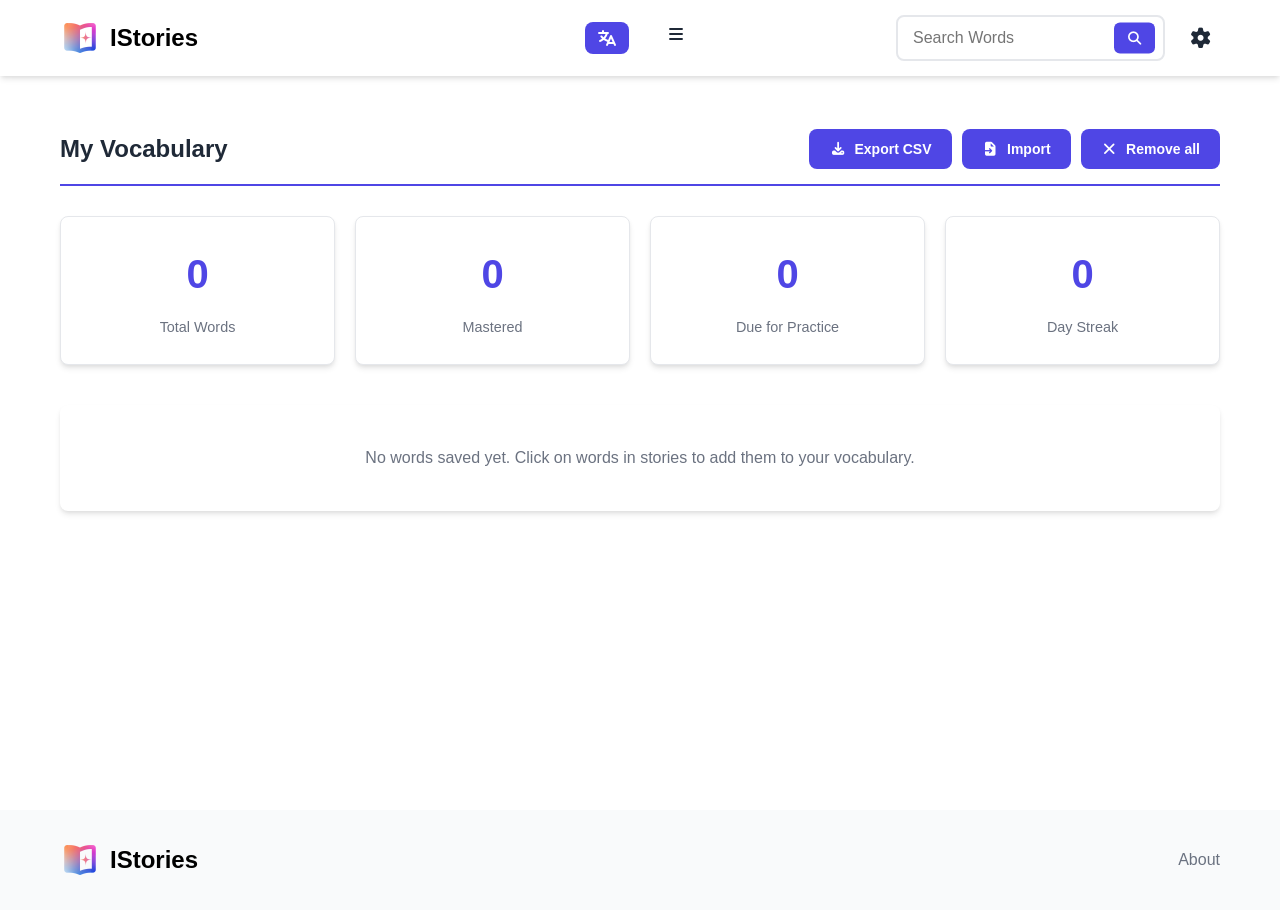
<file: vocabulary/index.html>
<!DOCTYPE html>
<html lang="en">

<head>
    <meta charset="UTF-8">
    <meta name="viewport" content="width=device-width, initial-scale=1.0">
    <title>Istories - Vocabulary</title>
    <link rel="stylesheet" href="../../font-awesome/css/all.min.css">
    <link rel="stylesheet" href="style.css">

    <link rel="icon" type="image/png" href="../icon.png">
    <meta property="og:title" content="Istories">
    <meta property="og:description" content="Learn Languages Through Interactive Stories.">
    <meta property="og:image" content="https://ammar7-o.github.io/Istories-V/icon.png">
    <meta property="og:type" content="website">
    <meta property="og:url" content="https://ammar7-o.github.io/Istories-V/">

</head>

<body>
    <header id="top">
        <div class="container">
            <div class="header-content">
                <div class="left">
                    <a href="../index.html" class="logo">
                        <img src="../icon.png" alt="">
                        <span>IStories</span>
                    </a>
                    <nav>
                        <ul>
                            <li> <a href="#" class="nav-btn active" title="Vocabulary"><i class="fas fa-language"
                                        data-page="home"></i> </a>
                            </li>
                            <li><a href="#" title="more" id="toggle-nav"><i class="fas fa-bars"></i></a></li>
                            <div id="more" class="more">
                                <li><a href="../index.html" class="nav-btn"><i class="fa-solid fa-home"></i> Home</a>
                                </li>
                                <li><a class="nav-btn" href="../stories-maker/index.html"><i
                                            class="fa-solid fa-pen-to-square"></i>
                                        Stories maker</a></li>


                            </div>


                        </ul>
                    </nav>
                </div>
                <div class="header-actions">
                    <!--search bar-->
                    <form id="search-form" class="search-form" action="#">
                        <input class="search-input" placeholder="Search Words" type="text" id="storySearch">
                        <button id="search-btn" type="submit" aria-label="Search">
                            <i class="fas fa-search"></i>
                        </button>
                    </form>
                    <div class="settings-container">
                        <button class="settings-btn" id="settings-button">
                            <i class="fas fa-cog"></i>
                        </button>



                    </div>
                </div>
            </div>
    </header>
    <div class="settings-page" id="settings-page">
        <div class="settings-header">
            <h2><i class="fas fa-cog"></i> Settings</h2>
            <button class="close-settings" id="close-settings">
                <i class="fas fa-times"></i>
            </button>
        </div>

        <div class="settings-content">
            <!-- قسم المظهر -->
            <div class="settings-section">
                <h3><i class="fas fa-palette"></i> Appearance</h3>

                <div class="setting-item">
                    <div class="setting-info">
                        <span class="setting-label">Theme</span>
                        <span class="setting-desc">Light or Dark mode</span>
                    </div>
                    <!-- Theme toggle button -->
                    <button class="theme-toggle" id="themeToggle">
                        <i class="fas fa-moon"></i>
                    </button>
                </div>

                <!-- Color Selector -->
                <div class="setting-item">
                    <div class="setting-info">
                        <span class="setting-label">Accent Color</span>
                        <span class="setting-desc">Choose your primary color</span>
                    </div>
                    <div class="color-selector">
                        <div class="color-options">
                            <!-- Default Colors -->
                            <div class="color-option active" data-color="#4a6cf7" style="background-color: #4a6cf7;"
                                title="Blue">
                                <i class="fas fa-check"></i>
                            </div>
                            <div class="color-option" data-color="#7c4dff" style="background-color: #7c4dff;"
                                title="Purple">
                                <i class="fas fa-check"></i>
                            </div>
                            <div class="color-option" data-color="#009688" style="background-color: #009688;"
                                title="Teal">
                                <i class="fas fa-check"></i>
                            </div>

                            <!-- Custom Color Picker -->
                            <div class="color-option custom-color" title="Custom Color">
                                <i class="fas fa-palette"></i>
                                <input type="color" id="customColorPicker" class="custom-color-input">
                            </div>
                        </div>
                    </div>

                </div>
                <!-- Secondary Color Setting -->
                <div class="setting-item">
                    <div class="setting-info">
                        <span class="setting-label">Secondary Color</span>
                        <span class="setting-desc">Choose your Secondary color</span>
                    </div>
                    <div class="color-selector secondary-selector">
                        <div class="color-options">
                            <!-- Default Secondary Colors -->
                            <div class="secondary-color active" data-color="#10b981" style="background-color:  #10b981;"
                                title="teal">
                                <i class="fas fa-check"></i>
                            </div>
                            <div class="secondary-color" data-color="#ec4899" style="background-color: #ec4899;"
                                title="Pink">
                                <i class="fas fa-check"></i>
                            </div>
                            <div class="secondary-color" data-color="#b90000" style="background-color: #b90000;"
                                title="red">
                                <i class="fas fa-check"></i>
                            </div>
                            <div class="secondary-color" data-color="#8b5cf6" style="background-color: #8b5cf6;"
                                title="Violet">
                                <i class="fas fa-check"></i>
                            </div>
                            <div class="secondary-color" data-color="#f97316" style="background-color: #f97316;"
                                title="Orange">
                                <i class="fas fa-check"></i>
                            </div>

                            <!-- Custom Secondary Color Picker -->
                            <div class="color-option secondary-color custom-color" title="Custom Secondary Color">
                                <i class="fas fa-palette"></i>
                                <input type="color" id="customSecondaryColorPicker" class="custom-color-input">
                            </div>
                        </div>
                    </div>
                </div>

                <div class="setting-item">
                    <div class="setting-info">
                        <span class="setting-label">Show voice button</span>
                        <span class="setting-desc">Display voice buuton for listen to words</span>
                    </div>
                    <label class="switch">
                        <input type="checkbox" id="listenToWord">
                        <span class="slider"></span>
                    </label>
                </div>
            </div>


            <!-- قسم التخصيص المتقدم -->
            <div class="settings-section">
                <h3><i class="fas fa-code"></i> Advanced Customization</h3>

                <div class="setting-item">
                    <div class="setting-info">
                        <span class="setting-label">Custom CSS</span>
                        <span class="setting-desc">Add your own CSS styles</span>
                    </div>
                    <button class="danger-btn" id="showCustomCSS">
                        <i class="fas fa-code"></i> Edit Custom CSS
                    </button>
                </div>

                <div class="setting-item">
                    <div class="setting-info">
                        <span class="setting-label">Reset All Settings</span>
                        <span class="setting-desc">Restore default settings</span>
                    </div>
                    <button class=" btn-danger" id="resetAllSettings">
                        <i class="fas fa-redo"></i> Reset
                    </button>
                </div>
            </div>

            <!-- قسم التطبيق -->
            <div class="settings-section">
                <h3><i class="fas fa-info-circle"></i> About</h3>

                <div class="setting-item">
                    <div class="setting-info">
                        <span class="setting-label">Version</span>
                        <span class="setting-desc">Story Reader 2.1.0</span>
                    </div>
                </div>

                <div class="setting-item">
                    <div class="setting-info">
                        <span class="setting-label">Author</span>
                        <span class="setting-desc">Ammar chacal</span>
                    </div>
                </div>
                <div class="setting-item">
                    <div class="setting-info">
                        <span class="setting-label">Refresh App</span>
                        <span class="setting-desc">Reload all data</span>
                    </div>
                    <button class="action-btn" id="refresh-app">
                        <i class="fas fa-sync-alt"></i> Refresh
                    </button>
                </div>
            </div>
        </div>
    </div>

    <div id="settings-overlay" class="settings-overlay"></div>

    <main class="main-content">
        <div class="container">
            <!-- Home Page -->
            <div id="home" class="page active">

                <div class="vocabulary-header">
                    <h2>My Vocabulary</h2>
                    <div class="Vocabulary-actions">
                        <button onclick="exportVocabulary()" class="btn btn-primary v-btn" id="exportBtn">
                            <i class="fas fa-download"></i> Export CSV
                        </button>
                        <button onclick="importVocabulary()" class="btn btn-primary v-btn">
                            <i class="fa-solid fa-file-import"></i> Import
                        </button>
                        <button onclick="removeAll()" class="btn btn-primary v-btn">
                            <i class="fas fa-remove"></i> Remove all
                        </button>

                    </div>

                </div>

                <div class="vocabulary-stats">
                    <div class="stat-card">
                        <div class="stat-number" id="totalWords">0</div>
                        <div class="stat-label">Total Words</div>
                    </div>
                    <div class="stat-card">
                        <div class="stat-number" id="masteredWords">0</div>
                        <div class="stat-label">Mastered</div>
                    </div>
                    <div class="stat-card">
                        <div class="stat-number" id="practiceDue">0</div>
                        <div class="stat-label">Due for Practice</div>
                    </div>
                    <div class="stat-card">
                        <div class="stat-number" id="readingStreak">0</div>
                        <div class="stat-label">Day Streak</div>
                    </div>
                </div>

                <div class="vocabulary-list" id="vocabularyList">
                    <!-- Vocabulary items will be populated by JavaScript -->
                </div>



            </div>


        </div>
        </div>
    </main>

    <!-- Custom CSS Modal (add at bottom of settings page) -->
    <div class="custom-css-modal" id="customCSSModal">
        <div class="custom-css-header">
            <h3><i class="fas fa-code"></i> Custom CSS Editor</h3>
            <button class="close-modal" id="closeCustomCSS">
                <i class="fas fa-times"></i>
            </button>
        </div>
        <div class="custom-css-body">
            <div class="css-actions">
                <button class=" btn-2 btn-secondary-2" id="previewCSS">
                    <i class="fas fa-eye"></i> Preview
                </button>
                <button class=" btn-2 btn-primary-2" id="saveCustomCSS">
                    <i class="fas fa-save"></i> Save CSS
                </button>
                <button class=" btn-2 btn-danger-2" id="clearCustomCSS">
                    <i class="fas fa-trash"></i> Clear
                </button>
            </div>
            <div class="css-editor-header">
                <div class="css-examples">
                    <small>Examples:</small>
                    <code>.story-text { color: #333; }</code>
                    <code>.word:hover { background: yellow; }</code>
                    <code>body { font-size: 18px; }</code>
                </div>
            </div>
            <textarea id="customCSSInput" placeholder="Enter your custom CSS here... Example: 
.story-card:has(.user-story-badge) {
    display: none;
}

" rows="15"></textarea>



            <div class="css-info">
                <small><i class="fas fa-info-circle"></i> Your CSS will be applied to the entire application.
                    Use with caution.</small>
            </div>
        </div>
    </div>
    <footer>
        <div class="container">
            <div class="footer-content">
                <div class="logo">
                    <img src="../icon.png" alt="">
                    <span>IStories</span>
                </div>
                <div class="footer-links">
                    <a target="_blank" href="https://ammar7-o.github.io/RAME/#">About</a>

                </div>
            </div>
        </div>
    </footer>



    <script src="main.js"></script>
    <script src="costumecss.js"></script>



</body>

</html>
</file>
<file: stories-maker/main/style.css>
:root {
    --primary: #4f46e5;
    --primary-dark: #4338ca;
    --secondary: #10b981;
    --accent: #f59e0b;
    --danger: #ef4444;
    --warning: #f59e0b;
    --warning-light: rgba(245, 158, 11, 0.1);
    --success: #10b981;
    --text: #1f2937;
    --text-light: #6b7280;
    --text-lighter: #9ca3af;
    --bg: #ffffff;
    --bg-secondary: #f9fafb;
    --border: #e5e7eb;
    --border-light: #f3f4f6;
    --hover: #f9fafb;
    --code-bg: #f7f7f7;
    --input-bg: #ffffff;
    --card-bg: #ffffff;
    --shadow: 0 4px 6px -1px rgba(0, 0, 0, 0.1), 0 2px 4px -1px rgba(0, 0, 0, 0.06);
    --radius: 12px;
    --radius-sm: 8px;
}

.dark-mode {
    --primary-dark: #4f46e5;
    --accent: #f59e0b;
    --danger: #dc2626;
    --warning: #d97706;
    --warning-light: rgba(217, 119, 6, 0.1);
    --success: #10b981;
    --text: #f9fafb;
    --text-light: #d1d5db;
    --text-lighter: #9ca3af;
    --bg: #111827;
    --bg-secondary: #1f2937;
    --border: #374151;
    --border-light: #4b5563;
    --hover: #1f2937;
    --code-bg: #2d2d2d;
    --input-bg: #1f2937;
    --card-bg: #1f2937;
    --shadow: 0 4px 6px -1px rgba(0, 0, 0, 0.3), 0 2px 4px -1px rgba(0, 0, 0, 0.2);
}


* {
    margin: 0;
    padding: 0;
    box-sizing: border-box;
    transition: background-color 0.3s, color 0.3s;

}

html {
    width: 100%;
    overflow-x: hidden;
}

body {
    position: relative;
    font-family: 'Segoe UI', Tahoma, Geneva, Verdana, sans-serif;
    background-color: var(--bg);
    color: var(--text);
    line-height: 1.6;
    width: 100%;
    overflow-x: hidden;
}

.container {
    max-width: 1200px;
    margin: 0 auto;
    padding: 0 20px;

}

/* Header Styles */
header {
    background-color: var(--bg);
    box-shadow: var(--shadow);
    position: sticky;
    top: 0;
    z-index: 100;
    user-select: none;
    position: fixed;
    width: 100vw;

}

.logo img {
    width: 2.5rem;
}

.header-content {
    display: flex;
    justify-content: space-between;
    align-items: center;
    padding: 15px 0;

}

.logo {
    display: flex;
    align-items: center;
    gap: 10px;
    font-size: 1.5rem;
    font-weight: 700;
    color: black;
    text-decoration: none;
}

.dark-mode .logo {
    color: white;

}

.logo i {
    font-size: 1.8rem;
}

nav ul {
    display: flex;
    list-style: none;
    position: relative;
    gap: 25px;
}

.nav-link {
    color: black;
    width: 100%;


}

.nav-btn {
    display: flex;
    align-items: center;
    gap: 5px;
}

.dark-mode .nav-link {
    color: white;
    width: 100%;

}

nav a {
    text-decoration: none;
    color: var(--text);
    font-weight: 500;
    padding: 8px 12px;
    border-radius: var(--radius);
}

nav a:hover,
nav a.active {
    background-color: var(--primary);
    color: white;
}

.header-actions {

    display: flex;
    align-items: center;
    gap: 15px;
}

.left {
    position: relative;
    display: flex;
    flex-direction: row;
    align-items: center;
    justify-content: space-between;
    width: 55%;
}
.home{
    padding-top: 70px;
}
.theme-toggle {
    background: none;
    border: 2px solid var(--border);
    color: var(--text);
    padding: 8px;
    border-radius: var(--radius-sm);
    cursor: pointer;
    display: flex;
    align-items: center;
    justify-content: center;
    font-size: 1.2rem;
    transition: all 0.3s ease;
}

.theme-toggle:hover {
    background:
        linear-gradient(rgba(0, 0, 0, 0.2), rgba(0, 0, 0, 0.2)),
        var(--primary);
    background-blend-mode: darken;
    color: white;
    border-color: var(--primary);
}

.user-actions button {
    background-color: var(--primary);
    color: white;
    border: none;
    padding: 8px 16px;
    border-radius: var(--radius);
    font-weight: 500;
    cursor: pointer;
}

.user-actions button:hover {
    background-color: var(--primary-dark);
}

/* Main Content Styles */
.main-content {
    min-height: calc(100vh - 140px);
    padding: 30px 0;
}

.page {
    display: none;
    margin-top: 6.2rem;
}

.page.active {
    display: block;
}


/* search form */
/* Search form styles */
.search-form {
    position: relative;
    width: 100%;
    max-width: 600px;
    margin-left: auto;
    margin-right: auto;
}

.search-form .search-input {
    width: 100%;
    padding: 12px 50px 12px 15px;
    border: 2px solid #e5e7eb;
    border-radius: 8px;
    font-size: 16px;
    background-color: white;
    color: #111827;
    transition: all 0.3s ease;
}

.search-form .search-input:focus {
    outline: none;
    border-color: var(--primary);
    box-shadow: 0 0 0 3px rgba(59, 130, 246, 0.1);
}

.search-form button[type="submit"] {
    position: absolute;
    right: 10px;
    top: 50%;
    transform: translateY(-50%);
    background: var(--primary);
    border: none;
    border-radius: 6px;
    color: white;
    padding: 8px 12px;
    cursor: pointer;
    transition: all 0.2s ease;
}

.search-form button[type="submit"]:hover {
    background:
        linear-gradient(rgba(0, 0, 0, 0.2), rgba(0, 0, 0, 0.2)),
        var(--primary);
    background-blend-mode: darken;
}

/* Dark Mode Styles */
.dark-mode .search-form .search-input {
    background-color: #1f2937;
    border-color: #4b5563;
    color: #f9fafb;
}

.dark-mode .search-form .search-input::placeholder {
    color: #9ca3af;
}

.dark-mode .search-form .search-input:focus {
    border-color: var(--primary);
    box-shadow: 0 0 0 3px rgba(96, 165, 250, 0.1);
}



.dark-mode .search-form button[type="submit"]:hover {
    background:
        linear-gradient(rgba(0, 0, 0, 0.2), rgba(0, 0, 0, 0.2)),
        var(--primary);
    background-blend-mode: darken;
}

/* Search highlight */
.search-highlight {
    background-color: rgba(255, 235, 59, 0.733);
    padding: 2px 4px;
    border-radius: 3px;
    font-weight: bold;
}

.dark-mode .search-highlight {
    background-color: rgba(255, 189, 22, 0.664);
    color: #1f2937;
}

/* No results */
.no-results {
    grid-column: 1 / -1;
    text-align: center;
    padding: 60px 20px;
    color: #6b7280;
}

.no-results i {
    font-size: 48px;
    margin-bottom: 20px;
    opacity: 0.5;
}

.no-results h3 {
    margin-bottom: 10px;
    color: #374151;
    font-weight: 600;
}

.dark-mode .no-results h3 {
    color: #d1d5db;
}

.dark-mode .no-results {
    color: #9ca3af;
}


.settings-btn {
    background: none;
    border: none;
    font-size: 1.2rem;
    color: var(--text);
    cursor: pointer;
    padding: 8px;
    border-radius: 50%;
    display: flex;
    align-items: center;
    justify-content: center;
}

.settings-btn:hover {
    background-color: #69696991;
    box-shadow: 0 6px 16px rgba(0, 0, 0, 0.2);
}

/* صفحة الإعدادات */
.settings-page {
    position: absolute;
    position: fixed;
    /* keep it above content */
    top: 0;
    right: -400px;
    width: 350px;
    height: 100vh;
    background: white;
    box-shadow: -5px 0 25px rgba(0, 0, 0, 0.15);
    z-index: 1000;
    transition: right 0.4s ease;
    overflow-y: auto;
    display: flex;
    flex-direction: column;
}

.settings-page.open {
    right: 0;
}

.settings-page.active {
    right: 0;
}

.settings-header {
    padding: 20px;
    background: var(--primary);
    color: white;
    display: flex;
    justify-content: space-between;
    align-items: center;
}

.settings-header h2 {
    margin: 0;
    font-size: 1.3rem;
    display: flex;
    align-items: center;
    gap: 10px;
}

.close-settings {
    background: rgba(255, 255, 255, 0.2);
    border: none;
    color: white;
    width: 36px;
    height: 36px;
    border-radius: 50%;
    cursor: pointer;
    display: flex;
    align-items: center;
    justify-content: center;
    transition: background 0.3s;
}

.close-settings:hover {
    background: rgba(255, 255, 255, 0.3);
}

.settings-content {
    padding: 20px;
    flex: 1;
}

.settings-section {
    margin-bottom: 30px;
}

.settings-section h3 {
    color: var(--primary);
    font-size: 1.1rem;
    margin-bottom: 15px;
    padding-bottom: 8px;
    border-bottom: 2px solid var(--border-color);
    display: flex;
    align-items: center;
    gap: 10px;
}

.setting-item {
    display: flex;
    justify-content: space-between;
    align-items: center;
    padding: 12px 0;
    border-bottom: 1px solid var(--border-light);
}

.setting-info {
    flex: 1;
}

.setting-label {
    display: block;
    font-weight: 600;
    color: var(--text-color);
    margin-bottom: 4px;
}

.setting-desc {
    display: block;
    font-size: 0.85rem;
    color: var(--text-light);
}

/* عناصر التحكم */
.toggle-switch {
    width: 50px;
    height: 26px;
    background: #ccc;
    border-radius: 13px;
    position: relative;
    border: none;
    cursor: pointer;
    transition: background 0.3s;
}

.toggle-switch.active {
    background: var(--primary);
}

.toggle-slider {
    position: absolute;
    width: 22px;
    height: 22px;
    background: white;
    border-radius: 50%;
    top: 2px;
    left: 2px;
    transition: transform 0.3s;
}

.toggle-switch.active .toggle-slider {
    transform: translateX(24px);
}

.font-size-controls {
    display: flex;
    gap: 8px;
}

.font-btn {
    padding: 6px 12px;
    border: 2px solid var(--border-color);
    background: var(--bg-color);
    color: var(--text-color);
    border-radius: 6px;
    cursor: pointer;
    font-weight: 600;
    transition: all 0.2s;
}

.font-btn.active {
    background: var(--primary);
    color: white;
    border-color: var(--primary);
}

.toggle-btn,
.action-btn,
.danger-btn {
    background: var(--bg);
    border: 2px solid var(--border);
    padding: 10px 10px;
    border-radius: var(--radius-sm);
    cursor: pointer;
    display: flex;
    align-items: center;
    gap: 8px;
    font-weight: 500;
    color: var(--text);
    transition: all 0.3s ease;
    min-width: 50px;
    justify-content: center;
}


.toggle-btn {
    background: var(--secondary);
    color: white;
}

.action-btn {
    color: white;
}


.toggle-btn:hover,
.action-btn:hover,
.danger-btn:hover {
    opacity: 0.9;
    transform: translateY(-2px);
    background-color: var(--primary);
}

/* طبقة التعتيم خلف الإعدادات */
.settings-overlay {
    position: fixed;
    top: 0;
    left: 0;
    width: 100%;
    height: 100%;
    background: rgba(0, 0, 0, 0.808);
    z-index: 999;
    opacity: 0;
    visibility: hidden;
    transition: all 0.3s;
}

.settings-overlay.active {
    opacity: 1;
    visibility: visible;
}

/* Dark Mode للاعدادات */
.dark-mode .settings-page {
    background: #1f2937;
}

.dark-mode .settings-section h3 {
    color: #60a5fa;
    border-bottom-color: #374151;
}

.dark-mode .setting-item {
    border-bottom-color: #374151;
}

.dark-mode .font-btn {
    background: #374151;
    border-color: #4b5563;
    color: #f9fafb;
}

#home {
    user-select: none;
}

/* Homepage Styles */
.hero {
    text-align: center;
    display: flex;
    flex-direction: column;
    align-items: center;
    justify-content: center;
    padding: 40px 10px;
    background: linear-gradient(135deg, var(--primary) 0%, var(--secondary) 100%);
    color: white;
    border-radius: var(--radius);
    margin-bottom: 40px;
    margin-top: 5rem;
    position: relative;
    overflow: hidden;

}

.hero h1 {
    font-size: 2.5rem;
    margin-bottom: 15px;
}

.hero p {
    font-size: 1.2rem;
    max-width: 600px;
    margin: 0 auto 25px;
}

.cta-button {
    background-color: white;
    color: black;
    border: none;
    padding: 12px 30px;
    border-radius: 50px;
    font-size: 1.1rem;
    font-weight: 600;
    cursor: pointer;
    box-shadow: var(--shadow);
}

.dark-mode .cta-button {
    background-color: #111827;
    color: white;
}

.cta-button:hover {
    transform: translateY(-2px);
    box-shadow: 0 10px 15px -3px rgba(0, 0, 0, 0.1);
}

.level-filter {
    display: flex;
    justify-content: center;

    gap: 15px;

    margin-bottom: 30px;
    overflow-x: scroll;
    padding: 5px;
}

.level-btn {
    padding: 8px 20px;
    border: 2px solid var(--border);
    background: var(--bg);
    color: var(--text);
    border-radius: 50px;
    cursor: pointer;
    font-weight: 500;
}

.level-btn.active {
    background: var(--primary);
    color: white;
    border-color: var(--primary);
}

.stories-grid {
    display: grid;
    grid-template-columns: repeat(auto-fill, minmax(300px, 1fr));
    gap: 25px;
}

.story-card {
    background: var(--bg);
    border-radius: var(--radius);
    overflow: hidden;
    box-shadow: var(--shadow);
    display: flex;
    flex-direction: column;
    height: 100%;
    /* مهم */
    transition: transform 0.3s;
    min-height: 350px;
    /* ارتفاع أدنى */
}

.story-content img {
    display: none;
}

.story-card:hover {
    transform: translateY(-5px);
}

.story-image {
    position: relative;
    height: 160px;
    background-color: var(--primary);
    display: flex;
    align-items: center;
    justify-content: center;
    color: white;
    font-size: 3rem;
}

.author {
    position: absolute;
    top: 12px;
    left: 12px;
    z-index: 12;
    background: var(--author-bg, rgba(255, 255, 255, 0.7));
    backdrop-filter: blur(4px);
    border-radius: 20px;
    padding: 6px 12px;
    font-size: 0.8rem;
    font-weight: 500;
    color: var(--author-color, rgb(0, 0, 0));
    display: flex;
    align-items: center;
    gap: 6px;
    max-width: calc(100% - 24px);
    box-shadow: var(--author-shadow, 0 2px 8px rgba(0, 0, 0, 0.2));
    border: 1px solid var(--author-border, rgba(255, 255, 255, 0.1));
    transition: all 0.3s ease;
}

.dark-mode .author {
    position: absolute;
    top: 12px;
    left: 12px;
    z-index: 12;
    background: rgba(0, 0, 0, 0.7);
    backdrop-filter: blur(4px);
    border-radius: 20px;
    padding: 6px 12px;
    font-size: 0.8rem;
    font-weight: 500;
    color: white;
    display: flex;
    align-items: center;
    gap: 6px;
    max-width: calc(100% - 24px);
    box-shadow: 0 2px 8px rgba(0, 0, 0, 0.2);
    border: 1px solid rgba(255, 255, 255, 0.1);
    transition: all 0.3s ease;
}


.story-content {
    padding: 20px;
    flex-grow: 1;
    /* هذا يأخذ المساحة المتبقية */
    display: flex;
    flex-direction: column;
}

.story-level {
    display: inline-block;
    padding: 4px 12px;
    border-radius: 50px;
    font-size: 0.8rem;
    font-weight: 600;
    margin-bottom: 10px;
}

.beginner,
.A1,
.A2 {
    background-color: #dcfce7;
    color: #166534;
    width: fit-content;
}

.intermediate,
.B1,
.B2 {
    background-color: #fef3c7;
    color: #92400e;
    width: fit-content;

}

.advanced,
.C1,
.C2 {
    background-color: #fee2e2;
    color: #991b1b;
    width: fit-content;

}



.story-title {
    font-size: 1.3rem;
    margin-bottom: 10px;
}

.story-meta {
    display: flex;
    justify-content: space-between;
    color: var(--text-light);
    font-size: 0.9rem;
    margin-top: auto;
    /* هذا يدفعها للأسفل */
    padding-top: 15px;
    /* border-top: 1px solid rgba(255, 255, 255, 0.1); خط فاصل */
}



.btn {
    padding: 10px 20px;
    border: none;
    border-radius: var(--radius);
    cursor: pointer;
    font-weight: 500;
}

.btn-2 {
    border: 2px solid var(--border);
    padding: 10px 10px;
    border-radius: var(--radius-sm);
    cursor: pointer;
    display: flex;
    align-items: center;
    gap: 8px;
    font-weight: 500;
    transition: all 0.3s ease;
    min-width: 50px;
    justify-content: center;
    height: fit-content;
}


.btn-primary {
    background: var(--primary);
    color: white;
}

.btn-primary-2 {
    background: var(--primary);
    color: white;
}



/* Footer */
footer {
    background: var(--bg-secondary);
    padding: 30px 0;
    margin-top: 50px;
}

.footer-content {
    display: flex;
    justify-content: space-between;
    align-items: center;
}

.footer-links {
    display: flex;
    gap: 20px;
}

.footer-links a {
    color: var(--text-light);
    text-decoration: none;
}

.footer-links a:hover {
    color: var(--primary);
}


.story-image {
    height: 160px;
    background: linear-gradient(135deg, var(--primary) 0%, var(--secondary) 100%);
    display: flex;
    align-items: center;
    justify-content: center;
    color: white;
    font-size: 3rem;
    position: relative;
    overflow: hidden;
}

/* ============ TOGGLE NAVIGATION MENU ============ */

/* Base more menu (hidden by default) */
.more {
    width: 250px;
    max-width: 280px;
    padding: 20px;
    background-color: white;
    position: absolute;
    top: 50px;
    right: 0px;
    z-index: 1000;
    border-radius: 12px;
    box-shadow: 0 10px 40px rgba(0, 0, 0, 0.5);
    color: white;
    font-family: inherit;
    backdrop-filter: blur(20px);
    -webkit-backdrop-filter: blur(20px);
    border: 1px solid rgba(255, 255, 255, 0.15);
    opacity: 0;
    visibility: hidden;
    transform: translateY(-20px) scale(0.95);
    transition: all 0.3s cubic-bezier(0.4, 0, 0.2, 1);
    overflow: hidden;
    display: flex;
    flex-direction: column;
    gap: 2px;
}


.dark-mode .more {
    background-color: black;
}

/* When menu is open */
.more.open {
    opacity: 1;
    visibility: visible;
    transform: translateY(0) scale(1);
}

.story-emoji {
    font-size: 4rem;
    filter: drop-shadow(0 4px 8px rgba(0, 0, 0, 0.2));
}

.story-emoji-recent {
    font-size: 2.5rem;
    filter: drop-shadow(0 4px 8px rgba(0, 0, 0, 0.2));
}

.story-image img {
    width: 100%;
    height: 100%;
    object-fit: cover;
}

.Vocabulary-actions {
    display: flex;
    gap: 10px;
}

.hero-btns {
    display: flex;
    gap: 7px;
}

.v-btn {
    max-height: 45px;
}


.profile {
    width: 100%;
    display: flex;
    align-items: center;
    justify-content: space-evenly;
    margin-bottom: 20px;
    padding: 0 20px;

}

.user-profile {
    display: flex;
    flex-direction: column;
    align-items: center;
    gap: 15px;
}

.user-profile img {
    width: 120px;
    height: 120px;
    background-size: cover;
    overflow: hidden;
    border: white 2px solid;
    border-radius: 50%;
    object-fit: cover;
    box-shadow: 0 4px 20px black;
}

.profile-name {
    margin: 0;
    font-size: 24px;
    font-weight: 600;
}

.user-stats {
    display: flex;
    justify-content: center;
    align-items: center;
    flex-wrap: wrap;
    gap: 15px;
    margin: 15px 0;
}

.stat-item {
    display: flex;
    align-items: center;
    justify-content: center;
    gap: 5px;
    /* From https://css.glass */
    background: rgba(20, 20, 20, 0.342);
    border-radius: 16px;
    box-shadow: 0 4px 30px rgba(0, 0, 0, 0.1);
    backdrop-filter: blur(5px);
    -webkit-backdrop-filter: blur(5px);
    border: 1px solid rgba(255, 255, 255, 0.3);
    border-radius: 12px;
    padding: 15px;
    text-align: center;
    transition: all 0.3s ease;
    border: 1px solid transparent;
}

.dark-mode .stat-item {
    background: rgba(0, 0, 0, 0.425);

}

.stat-item:hover {
    transform: translateY(-3px);
    border-color: var(--primary-color);
    box-shadow: 0 5px 15px rgba(var(--primary-rgb), 0.1);
}

.stat-item i {
    font-size: 24px;
    color: var(--primary-color);
    margin-bottom: 10px;
}

.stat-value {
    font-size: 24px;
    font-weight: bold;
    color: var(--text-color);
    margin: 5px 0;
}


.xp-item {
    color: yellow;
    text-shadow: 2px 2px 10px black;
}

.Streak {
    color: rgb(255, 102, 0);
    text-shadow: 2px 2px 10px black;
}

.words-u {
    color: rgb(11, 186, 255);
    text-shadow: 2px 2px 10px black;
}

.stat-label {
    font-size: 12px;
    color: var(--text-secondary);
    text-transform: uppercase;
    letter-spacing: 0.5px;
    font-weight: 900;
}

details {
    text-decoration: none;
    color: var(--text);
    font-weight: 500;
    padding: 8px 12px;
    border-radius: var(--radius);
}

details:hover {
    background-color: rgb(160, 160, 160);

}

.dark-mode details:hover {
    background-color: rgb(37, 37, 37);

}

details a:hover {
    background-color: var(--primary-dark);

}

select {
    background-color: white;
    color: black;
    border: none;
    padding: 12px 30px;
    border-radius: 50px;
    font-size: 1.1rem;
    font-weight: 600;
    cursor: pointer;
    box-shadow: var(--shadow);
}

.dark-mode select {
    background-color: #111827;
    color: white;

}

/* Focus */
select:focus {
    border-color: var(--primary);
    box-shadow: 0 0 0 3px rgba(79, 70, 229, 0.2);
}

/* Disabled */
select:disabled {
    background-color: #f3f4f6;
    color: #9ca3af;
    cursor: not-allowed;
}

/* Profile Header Container */
.profile-header {
    display: flex;
    align-items: flex-start;
    gap: 40px;
    background: var(--card-bg);
    border-radius: 20px;
    padding: 40px;
    box-shadow: 0 8px 32px rgba(0, 0, 0, 0.08);
    border: 1px solid var(--border-color);
    max-width: 800px;
    margin: 30px auto;
}

/* Photo Upload Container */
.photo-upload-container {
    flex-shrink: 0;
    display: flex;
    flex-direction: column;
    align-items: center;
    gap: 15px;
}

.photo-wrapper {
    position: relative;
    width: 160px;
    height: 160px;
    border-radius: 50%;
    overflow: hidden;
    cursor: pointer;
    transition: transform 0.3s ease;
}

.photo-wrapper:hover {
    transform: scale(1.02);
}

.profile-photo {
    width: 100%;
    height: 100%;
    object-fit: cover;
    border: 4px solid var(--primary-color);
    box-shadow: 0 8px 24px rgba(var(--primary-rgb), 0.2);
}

.photo-overlay {
    position: absolute;
    top: 0;
    left: 0;
    width: 100%;
    height: 100%;
    background: rgba(0, 0, 0, 0.6);
    display: flex;
    flex-direction: column;
    align-items: center;
    justify-content: center;
    color: white;
    opacity: 0;
    transition: opacity 0.3s ease;
    border-radius: 50%;
}

.photo-wrapper:hover .photo-overlay {
    opacity: 1;
}

.photo-overlay i {
    font-size: 28px;
    margin-bottom: 8px;
}

.photo-overlay span {
    font-size: 14px;
    font-weight: 500;
}

.photo-hint {
    font-size: 14px;
    color: var(--text-secondary);
    text-align: center;
    margin: 0;
}

/* Name Input Container */
.name-input-container {
    flex: 1;
}

.input-group {
    margin-bottom: 30px;
}

.input-label {
    display: flex;
    align-items: center;
    gap: 10px;
    color: var(--text-color);
    font-weight: 600;
    font-size: 16px;
    margin-bottom: 12px;
}

.input-label i {
    color: var(--primary-color);
    font-size: 18px;
}

.input-with-icon {
    position: relative;
}

.name-input {
    width: 100%;
    padding: 16px 20px;
    padding-right: 50px;
    font-size: 18px;
    font-weight: 500;
    color: var(--text-color);
    background: var(--input-bg);
    border: 2px solid var(--border-color);
    border-radius: 12px;
    transition: all 0.3s ease;
    outline: none;
}

.name-input:focus {
    border-color: var(--primary-color);
    box-shadow: 0 0 0 3px rgba(var(--primary-rgb), 0.1);
}

.name-input::placeholder {
    color: var(--text-tertiary);
    font-weight: 400;
}

.input-valid-icon {
    position: absolute;
    right: 20px;
    top: 50%;
    transform: translateY(-50%);
    color: var(--success-color);
    opacity: 0;
    transition: opacity 0.3s ease;
}

.name-input:valid+.input-valid-icon {
    opacity: 1;
}

.input-hint {
    font-size: 14px;
    color: var(--text-secondary);
    margin-top: 8px;
    line-height: 1.4;
}

.char-counter {
    font-size: 13px;
    color: var(--text-tertiary);
    text-align: right;
    margin-top: 5px;
}

#name-char-count {
    color: var(--text-color);
    font-weight: 500;
}

/* Action Buttons */
.profile-actions {
    display: flex;
    gap: 15px;
    margin-top: 40px;
    padding-top: 25px;
    border-top: 2px solid var(--border-color);
}

.btn-secondary,
.btn-primary {
    padding: 14px 28px;
    border-radius: 10px;
    font-size: 16px;
    font-weight: 600;
    cursor: pointer;
    display: flex;
    justify-content: center;
    align-items: center;
    gap: 10px;
    transition: all 0.3s ease;
    border: none;
    outline: none;
}

.btn-secondary-2 {
    background-color: gray;
}

.btn-secondary:hover {
    background: var(--border-color);
    transform: translateY(-2px);
}

.btn-primary {
    background: var(--primary-color);
    color: white;
    box-shadow: 0 4px 15px rgba(var(--primary-rgb), 0.3);
}

.btn-primary:hover {
    background: var(--primary-dark);
    transform: translateY(-2px);
    box-shadow: 0 6px 20px rgba(var(--primary-rgb), 0.4);
}

.btn-primary:active,
.btn-secondary:active {
    transform: translateY(0);
}

/* ===========add css popup ===================*/

/* ============================================
   CUSTOM CSS MODAL - IMPROVED DESIGN
   ============================================ */

/* Modal overlay */


/* ================================
   BUTTON STYLES - ADD THIS SECTION
   ================================ */

/* Base button class */
.btn {
    display: inline-flex !important;
    align-items: center !important;
    justify-content: center !important;
    gap: 8px !important;
    padding: 12px 20px !important;
    border: none !important;
    border-radius: 8px !important;
    font-weight: 600 !important;
    font-size: 14px !important;
    cursor: pointer !important;
    transition: all 0.3s ease !important;
    text-decoration: none !important;
    min-width: 100px !important;
}

/* Button variants */
.btn-primary {
    background: #4f46e5 !important;
    color: white !important;
}

.btn-secondary {
    background: #6b7280 !important;
    color: white !important;
}

.btn-danger {
    background: #ef4444 !important;
    border: 2px solid var(--border);
    padding: 10px 10px;
    border-radius: var(--radius-sm);
    cursor: pointer;
    display: flex;
    align-items: center;
    gap: 8px;
    font-weight: 500;
    transition: all 0.3s ease;
    min-width: 50px;
    justify-content: center;
    margin: 10px;
}

.btn-danger-2 {
    background: #ef4444 !important;
    color: white;
}

.btn-success {
    background: #10b981 !important;
    color: white !important;
}

/* Hover effects */
.btn:hover {
    transform: translateY(-2px) !important;
    box-shadow: 0 6px 12px rgba(0, 0, 0, 0.15) !important;
    opacity: 0.9 !important;
}

/* Active state */
.btn:active {
    transform: translateY(0) !important;
}

/* ================================
   FIX CSS-ACTIONS BUTTONS
   ================================ */

/* Remove the green background from .css-actions */
.css-actions {
    width: 100%;
    display: flex !important;
    align-items: center;
    gap: 10px !important;
    flex-wrap: wrap;
    margin-bottom: 15px !important;
    background-color: transparent !important;
    /* REMOVE THE GREEN */
    z-index: 90000 !important;
    justify-content: center;
}



/* Custom CSS Modal Styles */
.custom-css-modal {
    position: fixed;
    top: 50%;
    left: 50%;
    transform: translate(-50%, -50%) scale(0.9);
    width: 90%;
    max-width: 700px;
    max-height: 80vh;
    background: var(--background);
    border-radius: 12px;
    box-shadow: 0 20px 50px rgba(0, 0, 0, 0.3);
    z-index: 1100;
    opacity: 0;
    visibility: hidden;
    transition: all 0.3s ease;
    display: flex;
    flex-direction: column;
    overflow-y: scroll;
}

.custom-css-modal.active {
    opacity: 1;
    visibility: visible;
    transform: translate(-50%, -50%) scale(1);
}

.custom-css-header {
    padding: 20px;
    border-bottom: 1px solid var(--border);
    display: flex;
    justify-content: space-between;
    align-items: center;
    background: var(--card-bg);
    border-radius: 12px 12px 0 0;
}

.custom-css-header h3 {
    margin: 0;
    font-size: 1.2rem;
    color: var(--text);
    display: flex;
    align-items: center;
    gap: 10px;
}

.custom-css-header h3 i {
    color: var(--primary);
}

.close-modal {
    background: transparent;
    border: none;
    color: var(--text-light);
    font-size: 1.5rem;
    cursor: pointer;
    padding: 5px;
    border-radius: 4px;
    transition: all 0.2s;
}

.close-modal:hover {
    background: var(--hover);
    color: var(--text);
}

.custom-css-body {
    padding: 20px;
    background-color: rgb(165, 165, 165);
    flex: 1;
    overflow-y: scroll;
    display: flex;
    flex-direction: column;
}

.dark-mode .custom-css-body {
    background-color: #111827;
}

.css-editor-header {
    margin-bottom: 15px;
}

.css-examples {
    display: flex;
    flex-wrap: wrap;
    gap: 10px;
    align-items: center;
    margin-bottom: 10px;
}

.css-examples small {
    color: var(--text-light);
    font-weight: 600;
}

.css-examples code {
    background: var(--code-bg);
    padding: 4px 8px;
    border-radius: 4px;
    font-family: 'Courier New', monospace;
    font-size: 0.85rem;
    color: black;
    border: 1px solid var(--border);
}

.dark-mode .css-examples code {
    color: white;
}

#customCSSInput {
    width: 100%;
    min-height: 220px;
    flex: 1;
    padding: 15px;
    border: 1px solid var(--border);
    border-radius: 8px;
    background: var(--input-bg);
    color: var(--text);
    font-family: 'Courier New', monospace;
    font-size: 14px;
    line-height: 1.5;
    resize: none;
    overflow-y: scroll;
    margin-bottom: 15px;
    transition: border-color 0.3s;
}

#customCSSInput:focus {
    outline: none;
    border-color: var(--primary);
    box-shadow: 0 0 0 2px rgba(74, 108, 247, 0.1);
}

.css-actions {
    display: flex;
    width: 100%;
    flex-wrap: wrap;
    gap: 10px;
    margin-bottom: 15px;
    background-color: green;
    z-index: 90000;
}

.css-actions .btn {
    padding: 10px 20px;
    font-size: 0.9rem;
}

.css-info {
    padding: 10px;
    background: var(--hover);
    border-radius: 6px;
    border-left: 3px solid var(--warning);
}

.css-info small {
    color: var(--text-light);
    font-size: 0.8rem;
}

.css-modal-overlay {
    position: fixed;
    top: 0;
    left: 0;
    width: 100%;
    height: 100%;
    background: rgba(0, 0, 0, 0.5);
    z-index: 1099;
    opacity: 0;
    visibility: hidden;
    transition: all 0.3s ease;
}

.css-modal-overlay.active {
    opacity: 1;
    visibility: visible;
}

.reset-confirm-modal {
    position: fixed;
    top: 50%;
    left: 50%;
    transform: translate(-50%, -50%) scale(0.9);
    width: 90%;
    max-width: 500px;
    background: rgba(0, 0, 0, 0.801);
    border-radius: 12px;
    box-shadow: 0 20px 50px rgba(0, 0, 0, 0.3);
    z-index: 1100;
    opacity: 0;
    visibility: hidden;
    transition: all 0.3s ease;
}

.dark-mode .reset-confirm-modal {
    background: rgba(0, 0, 0, 0.801);

}

.reset-confirm-modal.active {
    opacity: 1;
    visibility: visible;
    transform: translate(-50%, -50%) scale(1);
}

.reset-modal-header {
    padding: 20px;
    border-bottom: 1px solid var(--border);
    background: var(--warning-light);
    border-radius: 12px 12px 0 0;
}

.reset-modal-header h3 {
    margin: 0;
    color: var(--warning);
    display: flex;
    align-items: center;
    gap: 10px;
}

.reset-modal-body {
    padding: 20px;
}

.reset-modal-body p {
    margin: 0 0 15px 0;
    color: var(--text);
    line-height: 1.5;
}

.reset-warning {
    background: var(--warning-light);
    padding: 12px;
    border-radius: 8px;
    margin-bottom: 20px;
    border-left: 3px solid var(--warning);
}

.reset-warning i {
    color: var(--warning);
    margin-right: 8px;
}

.reset-warning span {
    color: white;
    font-weight: 600;
}

.reset-modal-actions {
    display: flex;
    gap: 10px;
    justify-content: flex-end;
}

/* Button danger style */
.btn-danger {
    background: var(--danger) !important;
    color: white !important;
    border: none !important;
}

.btn-danger:hover {
    background: #dc2626 !important;
    transform: translateY(-2px);
}


/* ============ RECENT STORIES MODAL STYLES ============ */

.modal-overlay {
    position: fixed;
    top: 50%;
    left: 50%;
    transform: translate(-50%, -50%);
    width: 60%;
    height: 90%;
    border-radius: 20px;
    background: rgba(0, 0, 0, 0.863);
    display: flex;
    align-items: center;
    justify-content: center;
    z-index: 10000;
    animation: fadeIn 0.3s ease;
}

.modal-content {
    background: var(--card-bg);
    border-radius: var(--radius-lg);
    width: 90%;
    max-width: 500px;
    max-height: 80vh;
    overflow: hidden;
    box-shadow: var(--shadow-xl);
    animation: slideUp 0.3s ease;
    border: 1px solid var(--border-color);
}

.modal-header {
    padding: 20px;
    border-bottom: 1px solid var(--border-color);
    display: flex;
    align-items: center;
    justify-content: space-between;
    background: var(--background-color);
}

.story-header {
    display: flex;
    justify-content: space-between;
    align-items: center;
}

.modal-header h3 {
    margin: 0;
    color: var(--text-color);
    font-size: 1.3rem;
    display: flex;
    align-items: center;
    gap: 10px;
}

.modal-close {
    background: none;
    border: none;
    color: var(--text-light);
    font-size: 1.2rem;
    cursor: pointer;
    width: 40px;
    height: 40px;
    display: flex;
    align-items: center;
    justify-content: center;
    border-radius: 50%;
    transition: all 0.2s;
}

.modal-close:hover {
    background: var(--hover-color);
    color: var(--text-color);
}

.modal-body {
    padding: 10px;
    max-height: 60vh;
    overflow-y: auto;
}

.recent-stories-list {
    display: flex;
    flex-direction: column;
    gap: 10px;
}

.recent-story-item {
    display: flex;
    align-items: center;
    gap: 15px;
    padding: 15px;
    border-radius: var(--radius);
    background: var(--background-color);
    border: 1px solid var(--border-color);
    cursor: pointer;
    transition: all 0.2s;
    position: relative;
}

.recent-story-item:hover {
    border-color: var(--primary);
    background: var(--hover-color);
    transform: translateY(-2px);
    box-shadow: var(--shadow);
}

.recent-story-rank {
    font-size: 1.2rem;
    font-weight: 700;
    color: var(--primary);
    min-width: 30px;
    text-align: center;
}

.recent-story-cover {
    width: 50px;
    height: 50px;
    border-radius: var(--radius);
    background: var(--card-bg);
    display: flex;
    align-items: center;
    justify-content: center;
    font-size: 1.8rem;
    flex-shrink: 0;
}

.recent-story-info {
    flex: 1;
    min-width: 0;
}

.recent-story-info h4 {
    margin: 0 0 5px 0;
    color: var(--text-color);
    font-size: 1rem;
    white-space: nowrap;
    overflow: hidden;
    text-overflow: ellipsis;
}

.recent-story-meta {
    display: flex;
    align-items: center;
    gap: 8px;
    flex-wrap: wrap;
}

.story-level-badge {
    padding: 3px 10px;
    border-radius: 20px;
    font-size: 0.75rem;
    font-weight: 600;
    text-transform: uppercase;
}

.story-level-badge.beginner {
    background: rgba(34, 197, 94, 0.15);
    color: #22c55e;
}

.story-level-badge.intermediate {
    background: rgba(249, 115, 22, 0.15);
    color: #f97316;
}

.story-level-badge.advanced {
    background: rgba(239, 68, 68, 0.15);
    color: #ef4444;
}

.recent-story-time {
    color: var(--text-light);
    font-size: 0.8rem;
}

.user-story-tag {
    background: var(--primary-light);
    color: var(--primary);
    padding: 2px 6px;
    border-radius: 10px;
    font-size: 0.7rem;
}

.recent-story-action {
    color: var(--primary);
    font-size: 1.2rem;
    opacity: 0.7;
    transition: all 0.2s;
}

.recent-story-item:hover .recent-story-action {
    opacity: 1;
    transform: translateX(5px);
}

.recent-stories-footer {
    margin-top: 15px;
    padding-top: 15px;
    border-top: 1px solid var(--border-color);
    text-align: center;
    color: var(--text-light);
    font-size: 0.9rem;
}

.modal-footer {
    padding: 20px;
    border-top: 1px solid var(--border-color);
    display: flex;
    gap: 10px;
    justify-content: flex-end;
    background: var(--background-color);
}

.language {
    position: absolute;
    top: 0;
    left: 0;
    width: 55px;
    height: 55px;
    background: rgba(20, 20, 20, 0.342);
    box-shadow: 0 4px 30px rgba(0, 0, 0, 0.1);
    backdrop-filter: blur(5px);
    -webkit-backdrop-filter: blur(5px);
    display: flex;
    align-items: center;
    justify-content: center;
    font-weight: 900;
    font-size: 1.3em;
    border-radius: 0 0 30px 0;
}

/* Switch styling for auto-translate toggle */
.switch {
    position: relative;
    display: inline-block;
    width: 50px;
    height: 24px;
    margin-left: 14px;
}

.switch input {
    opacity: 0;
    width: 0;
    height: 0;
}

.slider {
    position: absolute;
    cursor: pointer;
    top: 0;
    left: 0;
    right: 0;
    bottom: 0;
    background-color: var(--border);
    transition: .4s;
    border-radius: 34px;
}

.slider:before {
    position: absolute;
    content: "";
    height: 16px;
    width: 16px;
    left: 4px;
    bottom: 4px;
    background-color: white;
    transition: .4s;
    border-radius: 50%;
}

input:checked+.slider {
    background-color: var(--primary);
}

input:checked+.slider:before {
    transform: translateX(26px);
}

/* Translation button styles */
.retranslate-btn {
    background: var(--primary);
    color: white;
    border: none;
    border-radius: 4px;
    padding: 4px 8px;
    font-size: 11px;
    cursor: pointer;
    transition: all 0.2s ease;
    display: flex;
    align-items: center;
    justify-content: center;
}

.retranslate-btn:hover {
    background: var(--primary-dark);
    transform: translateY(-1px);
}

.retranslate-btn:active {
    transform: translateY(0);
}

.retranslate-btn:disabled {
    opacity: 0.5;
    cursor: not-allowed;
}

/* Animation keyframes */
@keyframes fadeIn {
    from {
        opacity: 0;
    }

    to {
        opacity: 1;
    }
}

@keyframes slideUp {
    from {
        opacity: 0;
        transform: translateY(30px);
    }

    to {
        opacity: 1;
        transform: translateY(0);
    }
}

/* Responsive design */
@media (max-width: 480px) {
    .modal-content {
        width: 95%;
        margin: 10px;
    }

    .modal-body {
        padding: 0px;
    }

    .recent-story-item {
        padding: 12px;
        gap: 10px;
    }

    .recent-story-cover {
        width: 40px;
        height: 40px;
        font-size: 1.5rem;
    }

    .recent-story-rank {
        min-width: 25px;
        font-size: 1rem;
    }

    .profile {
        padding: 15px;
    }

    .user-profile img {
        width: 80px;
        height: 80px;
        border-width: 3px;
    }

    .user-profile h2 {
        font-size: 20px;
    }

    .xp-bar {
        height: 8px;
    }

    .stat-item i {
        font-size: 20px;
    }

    .stat-value {
        font-size: 20px;
    }

    .profile-settings {
        padding: 25px 15px;
    }

    .photo-wrapper {
        width: 120px;
        height: 120px;
    }

    .name-input {
        font-size: 15px;
        padding: 12px 14px;
        padding-right: 40px;
    }

    .btn-secondary,
    .btn-primary {
        padding: 14px 24px;
        font-size: 15px;
    }
}





/* Responsive Design */
@media (max-width: 768px) {
    .settings-page {
        width: 100%;
        height: 100vh;
        right: -100%;
    }



    .modal-overlay {
        width: 100%;
        height: 100%;
        border-radius: 0px;
        transform: none;
        top: 0;
        left: 0;

    }

    .css-actions {
        flex-wrap: wrap;
    }

    .modal-body {
        padding: 0px;
    }

    .header-actions {
        width: 100%;
        justify-content: space-between;
    }

    .hero {
        margin-top: 7.3rem;
    }

    .hero-btns {
        padding: 0 10px;
        justify-content: center;
        flex-wrap: wrap;
    }

    select {
        font-size: 0.9rem;
    }

    .settings-header {
        padding: 15px;
    }

    .settings-content {
        padding: 15px;
    }

    .setting-item {

        align-items: flex-start;
        gap: 10px;
    }


    .cta-button {
        font-size: 0.9rem;
    }

    .level-filter {
        justify-content: start;
    }

    .header-content {
        justify-content: center;
        flex-wrap: wrap;
        gap: 15px;
    }

    .left {
        width: 100%;
    }

    nav ul {
        gap: 15px;
    }

    .stories-grid {
        grid-template-columns: 1fr;
    }

    .vocabulary-header {
        flex-direction: column;
        gap: 15px;
        align-items: flex-start;
    }

    .reading-controls {
        flex-wrap: wrap;
    }

    .footer-content {
        flex-direction: column;
        gap: 20px;
        text-align: center;
    }

    .profile {

        flex-direction: column;
        padding: 0px;
        margin: opx;

    }

    #profile-settings {
        padding-top: 100px;
    }

    .user-profile img {
        width: 100px;
        height: 100px;
    }

    .user-profile h2 {
        font-size: 22px;
    }

    .stats-grid {
        gap: 10px;
    }

    .stat-item {
        padding: 5px;
        width: 45%;
    }

    .stat-value {
        font-size: 17px;
    }

    .streak-count {
        font-size: 24px;
    }

    .profile-settings {
        flex-direction: column;
        align-items: center;
        gap: 30px;
        padding: 30px 20px;
        margin: 20px;
    }

    .photo-wrapper {
        width: 140px;
        height: 140px;
    }

    .name-input {
        font-size: 16px;
        padding: 14px 16px;
        padding-right: 45px;
    }

    .profile-actions {
        flex-direction: column;
        width: 100%;
    }


    .btn-primary {
        width: 100%;
        justify-content: center;
        padding: 16px 28px;
    }
}
</file>
<file: stories-maker/main/addStories.css>
/* Add Stories Page Styles */
.add-stories-container {
    max-width: 100%;
    margin: 0 auto;
    padding: 16px;
    box-sizing: border-box;
}

.page-description {
    color: var(--text-secondary);
    margin-bottom: 24px;
    font-size: 1rem;
    line-height: 1.5;
}

/* Upload Section */
.upload-section {
    background: linear-gradient(135deg, var(--primary-light), var(--secondary-light));
    border-radius: 16px;
    padding: 20px 16px;
    margin-bottom: 30px;
    box-shadow: var(--shadow);
}

.upload-card {
    width: 100%;
    margin: 0 auto;
    text-align: center;
}

.upload-header {
    display: flex;
    flex-direction: column;
    align-items: center;
    gap: 12px;
    margin-bottom: 15px;
}

.upload-header i {
    font-size: 2rem;
    color: var(--primary);
}

.upload-header h2 {
    margin: 0;
    color: var(--text-primary);
    font-size: 1.5rem;
}

.upload-description {
    color: var(--text-secondary);
    margin-bottom: 24px;
    font-size: 0.95rem;
    line-height: 1.4;
}

/* Upload Area */
.upload-area {
    border: 2px dashed var(--primary);
    border-radius: 12px;
    padding: 30px 16px;
    margin: 16px 0;
    background: rgba(255, 255, 255, 0.1);
    cursor: pointer;
    transition: all 0.3s ease;
}

.upload-area:hover {
    background: rgba(255, 255, 255, 0.2);
    border-color: var(--primary-dark);
}

.upload-area i {
    font-size: 2.5rem;
    color: rgb(0, 0, 0);
    margin-bottom: 12px;
}

.dark-mode .upload-area i {
    font-size: 1.8rem;
    color: rgb(255, 255, 255);
    margin-bottom: 12px;
}

.upload-area h3 {
    margin: 8px 0;
    color: var(--text-primary);
    font-size: 1.1rem;
}

.upload-area p {
    color: var(--text-secondary);
    margin: 4px 0;
    font-size: 0.9rem;
}

.browse-btn {
    background: var(--primary);
    color: white;
    border: none;
    padding: 12px 20px;
    border-radius: 8px;
    cursor: pointer;
    font-size: 0.95rem;
    margin: 16px 0;
    transition: all 0.3s ease;
    width: auto;
    min-width: 140px;
}

.browse-btn i {
    font-size: 11px;
}

.browse-btn:hover {
    background: var(--primary-dark);
    transform: translateY(-2px);
}

.file-types {
    font-size: 0.85rem;
    color: var(--text-secondary);
    padding: 0 10px;
}

/* Selected File */
.selected-file {
    margin: 16px 0;
}

.file-info {
    display: flex;
    align-items: center;
    gap: 12px;
    padding: 12px;
    background: var(--background);
    border-radius: 8px;
    border: 1px solid var(--border-color);
}

.file-info i {
    font-size: 1.3rem;
    color: var(--primary);
}

.file-details {
    flex: 1;
    min-width: 0;
    /* Allow text truncation */
}

.file-name {
    display: block;
    font-weight: 600;
    color: var(--text-primary);
    margin-bottom: 2px;
    font-size: 0.95rem;
    white-space: nowrap;
    overflow: hidden;
    text-overflow: ellipsis;
}

.file-size {
    display: block;
    font-size: 0.85rem;
    color: var(--text-secondary);
}

.remove-file {
    background: none;
    border: none;
    color: var(--text-secondary);
    cursor: pointer;
    font-size: 1.1rem;
    padding: 6px;
    border-radius: 50%;
    transition: all 0.3s ease;
    flex-shrink: 0;
}

.remove-file:hover {
    background: var(--danger-light);
    color: var(--danger);
}

/* Action Buttons */
.upload-action-btn {
    background: var(--primary);
    color: white;
    border: none;
    padding: 14px 24px;
    border-radius: 8px;
    cursor: pointer;
    font-size: 1rem;
    font-weight: 600;
    transition: all 0.3s ease;
    width: 100%;
    max-width: none;
}

.upload-action-btn:disabled {
    background: var(--disabled);
    cursor: not-allowed;
    transform: none;
}

.upload-action-btn:not(:disabled):hover {
    background: var(--primary-dark);
    transform: translateY(-2px);
    box-shadow: var(--shadow);
}

/* Two Column Layout */
.content-columns {
    display: flex;
    flex-direction: column;
    gap: 24px;
    margin: 32px 0;
    width: 100%;
}

.left-column {
    width: 100%;
}

/* Form Card */
.form-card {
    background: var(--card-bg);
    border-radius: 16px;
    padding: 20px;
    box-shadow: var(--shadow);
}

.form-description {
    color: var(--text-secondary);
    margin-bottom: 20px;
    font-size: 0.95rem;
}

/* Form Styles */
.form-group {
    margin-bottom: 16px;
}

.form-group label {
    display: flex;
    align-items: center;
    gap: 8px;
    margin-bottom: 6px;
    font-weight: 600;
    color: var(--text-primary);
    font-size: 0.95rem;
}

.form-group label i {
    color: var(--primary);
    font-size: 1rem;
}

.form-group input,
.form-group select,
.form-group textarea {
    width: 100%;
    padding: 12px 14px;
    border: 1px solid var(--border-color);
    border-radius: 8px;
    background: var(--background);
    color: var(--text-primary);
    font-size: 0.95rem;
    transition: all 0.3s ease;
    box-sizing: border-box;
}

.form-group input:focus,
.form-group select:focus,
.form-group textarea:focus {
    outline: none;
    border-color: var(--primary);
    box-shadow: 0 0 0 3px rgba(var(--primary-rgb), 0.1);
}

.form-group small {
    display: block;
    margin-top: 4px;
    color: var(--text-secondary);
    font-size: 0.85rem;
    line-height: 1.3;
}

.form-actions {
    display: flex;
    gap: 12px;
    margin-top: 24px;
}

.btn-primary,
.previw-btn {
    width: 100%;
    padding: 14px 20px;
    border: none;
    border-radius: 8px;
    cursor: pointer;
    font-size: 1rem;
    font-weight: 600;
    transition: all 0.3s ease;
    box-sizing: border-box;
}

.btn-primary {
    background: var(--primary);
    color: white;
    order: 1;
}

.btn-primary:hover {
    background: var(--primary-dark);
    transform: translateY(-2px);
}

.previw-btn {
    background: var(--secondary);
    color: white;
    order: 2;
}

.previw-btn:hover {
    background: var(--secondary-dark);
    transform: translateY(-2px);
}

/* Info Cards */
.info-card {
    
    border-radius: 16px;
    padding: 20px;
    margin-bottom: 20px;
    box-shadow: var(--shadow);
}

.info-header {
    display: flex;
    align-items: center;
    gap: 12px;
    margin-bottom: 16px;
}

.info-header i {
    font-size: 1.5rem;
    color: var(--primary);
}

.info-header h2 {
    margin: 0;
    font-size: 1.2rem;
    color: var(--text-primary);
}

.download-template-btn {
    width: 100%;
    padding: 14px;
    background: linear-gradient(135deg, var(--primary), var(--secondary));
    color: white;
    border: none;
    border-radius: 8px;
    cursor: pointer;
    font-size: 0.95rem;
    font-weight: 600;
    transition: all 0.3s ease;
}

.download-template-btn:hover {
    transform: translateY(-2px);
    box-shadow: var(--shadow);
}

/* Instructions */
.instructions {
    margin-top: 16px;
}

.instruction-step {
    display: flex;
    gap: 12px;
    margin-bottom: 16px;
    padding-bottom: 16px;
    border-bottom: 1px solid var(--border-color);
}

.instruction-step:last-child {
    border-bottom: none;
    margin-bottom: 0;
    padding-bottom: 0;
}

.step-number {
    display: flex;
    align-items: center;
    justify-content: center;
    width: 28px;
    height: 28px;
    background: var(--primary);
    color: white;
    border-radius: 50%;
    font-weight: 600;
    flex-shrink: 0;
    font-size: 0.9rem;
}

.step-content h3 {
    margin: 0 0 4px 0;
    font-size: 0.95rem;
    color: var(--text-primary);
}

.step-content p {
    margin: 0;
    font-size: 0.9rem;
    color: var(--text-secondary);
    line-height: 1.4;
}

/* User Stories List */
.user-stories-list {
    max-height: 250px;
    overflow-y: auto;
}

.story-item {
    display: flex;
    align-items: flex-start;
    justify-content: space-between;
    gap: 12px;
    padding: 12px;
    background: var(--background);
    border-radius: 8px;
    margin-bottom: 8px;
    border: 1px solid var(--border-color);
}

.story-item:last-child {
    margin-bottom: 0;
}

.story-icon {
    font-size: 1.3rem;
    color: var(--primary);
    margin-top: 2px;
}

.story-emoji-small {
    font-size: 1.3rem;
}

.story-item-info {
    flex: 1;
    min-width: 0;
}

.story-item-title {
    display: block;
    font-weight: 600;
    color: var(--text-primary);
    margin-bottom: 2px;
    font-size: 0.95rem;
    white-space: nowrap;
    overflow: hidden;
    text-overflow: ellipsis;
}

.story-item-meta {
    display: block;
    font-size: 0.85rem;
    color: var(--text-secondary);
}

.story-item-actions {
    display: flex;
    flex-wrap: wrap;
    gap: 8px;
    flex-shrink: 0;
}

.story-action-btn {
    background: none;
    border: none;
    color: var(--text-secondary);
    cursor: pointer;
    padding: 6px;
    border-radius: 6px;
    transition: all 0.3s ease;
    font-size: 1rem;
}

.story-action-btn:hover {
    color: var(--primary);
    background: var(--primary-light);
}

.delete-story-btn:hover {
    color: var(--danger);
    background: var(--danger-light);
}

.empty-state {
    text-align: center;
    padding: 30px 16px;
    color: var(--text-secondary);
}

.empty-state i {
    font-size: 2.5rem;
    margin-bottom: 12px;
    opacity: 0.5;
}

.empty-state p {
    font-size: 0.95rem;
}

/* JSON Example */
.json-example-card {
    background: var(--card-bg);
    border-radius: 16px;
    padding: 20px;
    margin-top: 30px;
    box-shadow: var(--shadow);
}

.json-example-card h2 {
    margin-bottom: 16px;
    display: flex;
    align-items: center;
    gap: 8px;
    font-size: 1.2rem;
}

.code-container {
    position: relative;
    background: #1e1e1e;
    border-radius: 8px;
    overflow: hidden;
}

/* Text Import Area Styles */
.text-import-area {
    margin: 20px 0;
}

.text-import-area textarea {
    width: 100%;
    min-height: 200px;
    padding: 15px;
    border: 2px solid gray;
    border-radius: 8px;
    background: var(--card-bg);
    color: var(--text-color);
    font-family: 'Monaco', 'Courier New', monospace;
    font-size: 14px;
    line-height: 1.5;
    resize: vertical;
    margin-bottom: 15px;
    transition: border-color 0.3s ease;
}

.text-import-area textarea:focus {
    outline: none;
    border-color: var(--primary);
    box-shadow: 0 0 0 2px rgba(var(--primary-rgb), 0.1);
}

.text-import-area textarea::placeholder {
    color: var(--text-muted);
    opacity: 0.7;
}

.text-import-actions {
    display: flex;
    gap: 10px;
    margin-bottom: 15px;
}

.json-validation {
    padding: 10px 15px;
    border-radius: 6px;
    display: flex;
    align-items: center;
    gap: 10px;
    font-size: 14px;
    margin-top: 10px;
}

.json-validation.valid {
    background: rgba(46, 204, 113, 0.1);
    border: 1px solid rgba(46, 204, 113, 0.3);
    color: #27ae60;
}

.json-validation.invalid {
    background: rgba(231, 76, 60, 0.1);
    border: 1px solid rgba(231, 76, 60, 0.3);
    color: #e74c3c;
}

.json-validation i {
    font-size: 16px;
}
.code-container pre {
    margin: 0;
    padding: 16px;
    overflow-x: auto;
    font-size: 0.85rem;
}

.code-container code {
    color: #d4d4d4;
    font-family: 'Courier New', monospace;
    font-size: 0.85rem;
    line-height: 1.4;
}

.copy-btn {
    position: absolute;
    top: 8px;
    right: 8px;
    background: rgba(255, 255, 255, 0.1);
    color: white;
    border: none;
    padding: 6px 12px;
    border-radius: 6px;
    cursor: pointer;
    font-size: 0.85rem;
    transition: all 0.3s ease;
}

.copy-btn:hover {
    background: rgba(255, 255, 255, 0.2);
}

/* Preview Modal */
.preview-modal {
    display: none;
    position: fixed;
    top: 0;
    left: 0;
    width: 100%;
    height: 100%;
    background: rgb(0, 0, 0);
    z-index: 1000;
    align-items: center;
    justify-content: center;
    padding: 16px;
    box-sizing: border-box;
}

.preview-modal.show {
    display: flex;
}

.preview-content {
    background: var(--card-bg);
    border-radius: 16px;
    width: 100%;
    max-width: 100%;
    max-height: calc(100vh - 32px);
    overflow-y: auto;
}

.preview-header {
    display: flex;
    justify-content: space-between;
    align-items: center;
    padding: 16px 20px;
    border-bottom: 1px solid var(--border-color);
    position: sticky;
    top: 0;
    background: var(--card-bg);
    z-index: 1;
}

.preview-header h2 {
    margin: 0;
    display: flex;
    align-items: center;
    gap: 8px;
    font-size: 1.2rem;
}

.close-preview {
    background: none;
    border: none;
    color: var(--text-secondary);
    cursor: pointer;
    font-size: 1.3rem;
    padding: 6px;
    border-radius: 50%;
    transition: all 0.3s ease;
    flex-shrink: 0;
}

.close-preview:hover {
    background: var(--background);
    color: var(--text-primary);
}

.preview-body {
    padding: 20px;
}

.preview-story-card {
    display: flex;
    flex-direction: column;
    gap: 16px;
    padding: 16px;
    background: var(--background);
    border-radius: 12px;
    margin-bottom: 24px;
    border: 1px solid var(--border-color);
}

.preview-cover {
    align-self: center;
}

#previewCoverDisplay {
    font-size: 2.5rem;
    width: 70px;
    height: 70px;
    display: flex;
    align-items: center;
    justify-content: center;
    background: var(--primary-light);
    border-radius: 12px;
}

.preview-details {
    width: 100%;
}

.preview-level {
    display: inline-block;
    padding: 4px 12px;
    background: var(--primary);
    color: white;
    border-radius: 20px;
    font-size: 0.8rem;
    font-weight: 600;
    margin-bottom: 8px;
}

.preview-details h3 {
    margin: 0 0 8px 0;
    color: var(--text-primary);
    font-size: 1.1rem;
}

.preview-details p {
    margin: 0 0 12px 0;
    color: var(--text-secondary);
    font-size: 0.95rem;
    line-height: 1.4;
}

.preview-meta {
    display: flex;
    flex-wrap: wrap;
    gap: 12px;
    color: var(--text-secondary);
    font-size: 0.85rem;
}

.preview-meta span {
    display: flex;
    align-items: center;
    gap: 4px;
}

.preview-content-section h3 {
    margin-bottom: 12px;
    color: var(--text-primary);
    font-size: 1.1rem;
}

.preview-text {
    background: var(--background);
    padding: 16px;
    border-radius: 8px;
    border: 1px solid var(--border-color);
    max-height: 180px;
    overflow-y: auto;
    font-size: 0.95rem;
}

.preview-text p {
    margin: 0 0 12px 0;
    color: var(--text-primary);
    line-height: 1.5;
    font-size: 0.95rem;
}

.preview-text p:last-child {
    margin-bottom: 0;
}

.preview-footer {
    display: flex;
    flex-direction: column;
    gap: 12px;
    padding: 16px 20px;
    border-top: 1px solid var(--border-color);
}

.preview-footer button {
    width: 100%;
    margin: 0;
}

/* Floating Action Button */
.fab-btn {
    position: fixed;
    bottom: 24px;
    right: 24px;
    width: 56px;
    height: 56px;
    border-radius: 50%;
    background: var(--primary);
    color: white;
    border: none;
    font-size: 22px;
    cursor: pointer;
    box-shadow: 0 4px 12px rgba(0, 0, 0, 0.2);
    z-index: 1000;
    display: flex;
    align-items: center;
    justify-content: center;
    transition: all 0.3s ease;
}

.fab-btn:hover {
    transform: scale(1.1);
    background: var(--primary-dark);
    box-shadow: 0 6px 16px rgba(0, 0, 0, 0.3);
}

/* Modal */
.modal {
    display: none;
    position: fixed;
    top: 0;
    left: 0;
    width: 100%;
    height: 100%;
    background: rgba(0, 0, 0, 0.9);
    z-index: 1001;
    align-items: center;
    justify-content: center;
    padding: 16px;
    box-sizing: border-box;
}

.modal.active {
    display: flex;
}

.modal-content {
    background: var(--bg-color);
    width: 100%;
    max-width: 100%;
    max-height: calc(100vh - 32px);
    border-radius: 16px;
    box-shadow: var(--shadow-lg);
    display: flex;
    flex-direction: column;
}

.modal-header {
    display: flex;
    justify-content: space-between;
    align-items: center;
    padding: 16px 20px;
    border-bottom: 1px solid var(--border-color);
    position: sticky;
    top: 0;
    background: var(--bg-color);
    z-index: 1;
}

.modal-header h3 {
    margin: 0;
    color: var(--text-color);
    font-size: 1.2rem;
}

.close-modal {
    background: none;
    border: none;
    font-size: 24px;
    cursor: pointer;
    color: var(--text-light);
    transition: color 0.2s;
    flex-shrink: 0;
}

.close-modal:hover {
    color: var(--text-color);
}

.modal-body {
    padding: 20px;
    overflow-y: auto;
    flex: 1;
}

.modal-footer {
    padding: 16px 20px;
    border-top: 1px solid var(--border-color);
    display: flex;
    flex-direction: column;
    gap: 12px;
}

/* Upload Methods */
.method-tabs {
    display: flex;
    gap: 4px;
    margin-bottom: 16px;
    border-bottom: 1px solid var(--border-color);
    padding-bottom: 8px;
    overflow-x: auto;
    -webkit-overflow-scrolling: touch;
}

.method-tab {
    padding: 10px 16px;
    background: none;
    border: none;
    border-bottom: 2px solid transparent;
    cursor: pointer;
    color: var(--text-light);
    transition: all 0.3s;
    font-weight: 500;
    font-size: 0.95rem;
    white-space: nowrap;
    flex-shrink: 0;
}

.method-tab.active {
    color: var(--primary);
    border-bottom-color: var(--primary);
}

.method-content {
    display: none;
}

.method-content.active {
    display: block;
}

/* Upload Area in Modal */
.modal .upload-area {
    border: 2px dashed var(--border-color);
    border-radius: 12px;
    padding: 30px 16px;
    text-align: center;
    transition: all 0.3s;
    cursor: pointer;
    margin-bottom: 16px;
}

.modal .upload-area:hover,
.modal .upload-area.dragover {
    border-color: var(--primary);
    background: rgba(var(--primary-rgb), 0.05);
}

.modal .upload-area i {
    font-size: 2.5rem;
    color: var(--text-light);
    margin-bottom: 12px;
}

.modal .upload-area p {
    margin: 8px 0;
    color: var(--text-color);
    font-size: 0.95rem;
}

.upload-or {
    color: var(--text-light) !important;
    font-size: 13px;
}

.upload-hint {
    font-size: 13px;
    color: var(--text-light);
    margin-top: 16px !important;
}

/* Input Groups */
.input-group {
    margin-bottom: 16px;
}

.input-group label {
    display: block;
    margin-bottom: 6px;
    font-weight: 500;
    color: var(--text-color);
    font-size: 0.95rem;
}

.input-group input,
.input-group textarea {
    width: 100%;
    padding: 12px;
    border: 1px solid var(--border-color);
    border-radius: 8px;
    background: var(--input-bg);
    color: var(--text-color);
    font-family: inherit;
    font-size: 0.95rem;
    resize: vertical;
    box-sizing: border-box;
}

.input-group textarea {
    min-height: 120px;
    font-family: monospace;
    font-size: 0.9rem;
}

/* Preview Section */
.story-preview-section {
    margin-top: 24px;
    padding-top: 16px;
    border-top: 1px solid var(--border-color);
}

#previewCount {
    font-size: 0.95rem;
    color: var(--text-light);
    font-weight: normal;
    margin-bottom: 12px;
}

#storyPreviewGrid {
    display: grid;
    grid-template-columns: 1fr;
    gap: 12px;
    margin-top: 0;
    max-height: 250px;
    overflow-y: auto;
    padding: 8px;
}

.preview-story-card {
    background: var(--card-bg);
    border: 1px solid var(--border-color);
    border-radius: 12px;
    padding: 12px;
    transition: all 0.3s;
}

.preview-story-card:hover {
    transform: translateY(-2px);
    box-shadow: var(--shadow);
}

.preview-story-card h5 {
    margin: 0 0 8px 0;
    color: var(--text-color);
    font-size: 1rem;
    display: flex;
    justify-content: space-between;
    align-items: center;
}

.preview-story-card .preview-level {
    font-size: 0.8rem;
    padding: 2px 8px;
    border-radius: 10px;
    border: #1e1e1e 2px solid;

    background: rgba(0, 0, 0, 0.712);
    color: var(--secondary);
}

.preview-cefr {
    font-size: 0.8rem;
    padding: 2px 8px;
    border-radius: 10px;
    background: rgba(0, 0, 0, 0.712);
    border: #1e1e1e 2px solid;
    color: var(--secondary);
}

.preview-story-card .preview-content {
    font-size: 0.9rem;
    color: var(--text-light);
    line-height: 1.4;
    margin-bottom: 8px;
    display: -webkit-box;
    -webkit-line-clamp: 3;
    -webkit-box-orient: vertical;
    overflow: hidden;
}

.preview-story-card .preview-meta {
    display: flex;
    justify-content: space-between;
    font-size: 0.8rem;
    color: var(--text-light);
}

/* Buttons */
.btn {
    padding: 12px 20px;
    border-radius: 8px;
    border: none;
    font-weight: 500;
    cursor: pointer;
    display: inline-flex;
    align-items: center;
    justify-content: center;
    gap: 8px;
    transition: all 0.3s;
    font-size: 0.95rem;
    width: 100%;
    box-sizing: border-box;
}

.btn-primary {
    background: var(--primary);
    color: white;
    order: 2;
}

.btn-primary:hover:not(:disabled) {
    background: var(--primary-dark);
    transform: translateY(-2px);
}

.btn-primary:disabled {
    opacity: 0.6;
    cursor: not-allowed;
}

.btn-secondary {
    background: var(--card-bg);
    color: var(--text-color);
    border: 1px solid var(--border-color);
    order: 1;
}

.btn-secondary:hover {
    background: var(--border-color);
}

/* Add to your existing button styles */
#cancelBtn {
    margin-right: 0;
    order: 1;
}

/* File Upload Success State */
.upload-area.success {
    border-color: var(--success);
    background: rgba(var(--success-rgb), 0.05);
}

.upload-area.success i {
    color: var(--success);
}

.upload-area.error {
    border-color: var(--error);
    background: rgba(var(--error-rgb), 0.05);
}

.upload-area.error i {
    color: var(--error);
}

/* Preview Grid in Modal */
#storyPreviewGrid .story-card {
    transform: none;
    margin: 0;
}

#storyPreviewGrid .story-card:hover {
    transform: translateY(-2px);
}

.imtitle {
    display: flex;
    gap: 10px;
    align-items: center;
}

/* Enhanced Mobile Responsiveness */
@media (max-width: 480px) {
    .add-stories-container {
        padding: 4px;
    }

    .story-item {
        flex-direction: column;
        padding: 5px;
        border: #695c5ca9 2px solid;
    }

    .imtitle {
        gap: 5px;
    }

    .upload-section {
        padding: 16px 12px;
        border-radius: 14px;
    }

    .form-card,
    .info-card,
    .json-example-card {
        padding: 16px;
        border-radius: 14px;
    }

    .preview-content,
    .modal-content {
        border-radius: 14px;
    }

    .method-tabs {
        gap: 2px;
    }

    .method-tab {
        padding: 8px 12px;
        font-size: 0.9rem;
    }

    .fab-btn {
        bottom: 20px;
        right: 20px;
        width: 52px;
        height: 52px;
        font-size: 20px;
    }
}

/* Landscape Orientation */
@media (max-width: 768px) and (orientation: landscape) {

    .preview-content,
    .modal-content {
        max-height: 80vh;
    }

    .modal-body {
        max-height: 50vh;
    }

    #storyPreviewGrid {
        grid-template-columns: repeat(2, 1fr);
    }
}

/* Large Mobile Devices */
@media (min-width: 481px) and (max-width: 768px) {
    .add-stories-container {
        padding: 20px;
    }

    #storyPreviewGrid {
        grid-template-columns: repeat(2, 1fr);
    }

    .form-actions {
        flex-direction: row;
    }

    .form-actions button {
        width: auto;
        flex: 1;
    }

    .modal-footer {
        flex-direction: row;
    }

    .modal-footer .btn {
        width: auto;
        flex: 1;
    }
}

/* Prevent horizontal scrolling */
body {
    overflow-x: hidden;
}

/* Touch-friendly sizes */
@media (hover: none) and (pointer: coarse) {

    .btn,
    .browse-btn,
    .upload-action-btn,
    .story-action-btn,
    .remove-file,
    .close-preview,
    .close-modal,
    .copy-btn {
        min-height: 44px;
        min-width: 44px;
    }

    .form-group input,
    .form-group select,
    .form-group textarea {
        font-size: 16px;
        /* Prevents iOS zoom on focus */
    }
}

/* Dark mode adjustments for mobile */
@media (prefers-color-scheme: dark) {
    .upload-area {
        background: rgba(255, 255, 255, 0.05);
    }

    .upload-area:hover {
        background: rgba(255, 255, 255, 0.08);
    }
}
</file>
<file: vocabulary/style.css>
:root {
    --primary: #4f46e5;
    --primary-dark: #4338ca;
    --secondary: #10b981;
    --text: #1f2937;
    --text-light: #6b7280;
    --bg: #ffffff;
    --bg-secondary: #f9fafb;
    --border: #e5e7eb;
    --shadow: 0 4px 6px -1px rgba(0, 0, 0, 0.1), 0 2px 4px -1px rgba(0, 0, 0, 0.06);
    --radius: 8px;
    --radius-sm: 8px;
    --card-bg: #ffffff;


}

.mastered-badge {
    background: rgb(13, 167, 116);
    color: white;
    padding: 2px 6px;
    border-radius: 4px;
    font-size: 0.7rem;
    margin-left: 8px;
}

.dark-mode {
    --text: #f9fafb;
    --text-light: #d1d5db;
    --bg: #111827;
    --bg-secondary: #1f2937;
    --border: #374151;
    --shadow: 0 4px 6px -1px rgba(0, 0, 0, 0.3), 0 2px 4px -1px rgba(0, 0, 0, 0.2);
    --card-bg: #1f2937;

}


* {
    margin: 0;
    padding: 0;
    box-sizing: border-box;
    transition: background-color 0.3s, color 0.3s;

}

html {
    width: 100%;
    overflow-x: hidden;
}

body {
    position: relative;
    font-family: 'Segoe UI', Tahoma, Geneva, Verdana, sans-serif;
    background-color: var(--bg);
    color: var(--text);
    line-height: 1.6;
    width: 100%;
    overflow-x: hidden;
}

.container {
    max-width: 1200px;
    margin: 0 auto;
    padding: 0 20px;

}

/* Header Styles */
header {
    background-color: var(--bg);
    box-shadow: var(--shadow);
    position: sticky;
    top: 0;
    z-index: 100;
    user-select: none;
    position: fixed;
    width: 100vw;

}

.logo img {
    width: 2.5rem;
}

.header-content {
    display: flex;
    justify-content: space-between;
    align-items: center;
    padding: 15px 0;

}

.logo {
    display: flex;
    align-items: center;
    gap: 10px;
    font-size: 1.5rem;
    font-weight: 700;
    color: black;
    text-decoration: none;
}

.dark-mode .logo {
    color: white;

}

.logo i {
    font-size: 1.8rem;
}

nav ul {
    display: flex;
    list-style: none;
    position: relative;
    gap: 25px;
}

.nav-link {
    color: black;
    width: 100%;


}

.nav-btn {
    display: flex;
    align-items: center;
    gap: 5px;
}

.dark-mode .nav-link {
    color: white;
    width: 100%;

}

nav a {
    text-decoration: none;
    color: var(--text);
    font-weight: 500;
    padding: 8px 12px;
    border-radius: var(--radius);
}

nav a:hover,
nav a.active {
    background-color: var(--primary);
    color: white;
}

.header-actions {

    display: flex;
    align-items: center;
    gap: 15px;
}

.left {
    position: relative;
    display: flex;
    flex-direction: row;
    align-items: center;
    justify-content: space-between;
    width: 55%;
}

.theme-toggle {
    background: none;
    border: 2px solid var(--border);
    color: var(--text);
    padding: 8px;
    border-radius: var(--radius-sm);
    cursor: pointer;
    display: flex;
    align-items: center;
    justify-content: center;
    font-size: 1.2rem;
    transition: all 0.3s ease;
}

.theme-toggle:hover {
    background:
        linear-gradient(rgba(0, 0, 0, 0.2), rgba(0, 0, 0, 0.2)),
        var(--primary);
    background-blend-mode: darken;
    color: white;
    border-color: var(--primary);
}

.user-actions button {
    background-color: var(--primary);
    color: white;
    border: none;
    padding: 8px 16px;
    border-radius: var(--radius);
    font-weight: 500;
    cursor: pointer;
}

.user-actions button:hover {
    background-color: var(--primary-dark);
}

/* Main Content Styles */
.main-content {
    min-height: calc(100vh - 140px);
    padding: 30px 0;
}

.page {
    display: none;
    margin-top: 6.2rem;
}

.page.active {
    display: block;
}


/* search form */
/* Search form styles */
.search-form {
    position: relative;
    width: 100%;
    max-width: 600px;
    margin-left: auto;
    margin-right: auto;
}

.search-form .search-input {
    width: 100%;
    padding: 12px 50px 12px 15px;
    border: 2px solid #e5e7eb;
    border-radius: 8px;
    font-size: 16px;
    background-color: white;
    color: #111827;
    transition: all 0.3s ease;
}

.search-form .search-input:focus {
    outline: none;
    border-color: var(--primary);
    box-shadow: 0 0 0 3px rgba(59, 130, 246, 0.1);
}

.search-form button[type="submit"] {
    position: absolute;
    right: 10px;
    top: 50%;
    transform: translateY(-50%);
    background: var(--primary);
    border: none;
    border-radius: 6px;
    color: white;
    padding: 8px 12px;
    cursor: pointer;
    transition: all 0.2s ease;
}

.search-form button[type="submit"]:hover {
    background:
        linear-gradient(rgba(0, 0, 0, 0.2), rgba(0, 0, 0, 0.2)),
        var(--primary);
    background-blend-mode: darken;
}

/* Dark Mode Styles */
.dark-mode .search-form .search-input {
    background-color: #1f2937;
    border-color: #4b5563;
    color: #f9fafb;
}

.dark-mode .search-form .search-input::placeholder {
    color: #9ca3af;
}

.dark-mode .search-form .search-input:focus {
    border-color: var(--primary);
    box-shadow: 0 0 0 3px rgba(96, 165, 250, 0.1);
}



.dark-mode .search-form button[type="submit"]:hover {
    background:
        linear-gradient(rgba(0, 0, 0, 0.2), rgba(0, 0, 0, 0.2)),
        var(--primary);
    background-blend-mode: darken;
}

/* Search highlight */
.search-highlight {
    background-color: rgba(255, 235, 59, 0.733);
    padding: 2px 4px;
    border-radius: 3px;
    font-weight: bold;
}

.dark-mode .search-highlight {
    background-color: rgba(255, 189, 22, 0.664);
    color: #1f2937;
}

/* No results */
.no-results {
    grid-column: 1 / -1;
    text-align: center;
    padding: 60px 20px;
    color: #6b7280;
}

.no-results i {
    font-size: 48px;
    margin-bottom: 20px;
    opacity: 0.5;
}

.no-results h3 {
    margin-bottom: 10px;
    color: #374151;
    font-weight: 600;
}

.dark-mode .no-results h3 {
    color: #d1d5db;
}

.dark-mode .no-results {
    color: #9ca3af;
}


.settings-btn {
    background: none;
    border: none;
    font-size: 1.2rem;
    color: var(--text);
    cursor: pointer;
    padding: 8px;
    border-radius: 50%;
    display: flex;
    align-items: center;
    justify-content: center;
}

.settings-btn:hover {
    background-color: #69696991;
    box-shadow: 0 6px 16px rgba(0, 0, 0, 0.2);
}

/* صفحة الإعدادات */
.settings-page {
    position: absolute;
    position: fixed;
    /* keep it above content */
    top: 0;
    right: -400px;
    width: 350px;
    height: 100vh;
    background: white;
    box-shadow: -5px 0 25px rgba(0, 0, 0, 0.15);
    z-index: 1000;
    transition: right 0.4s ease;
    overflow-y: auto;
    display: flex;
    flex-direction: column;
}

.settings-page.open {
    right: 0;
}

.settings-page.active {
    right: 0;
}

.settings-header {
    padding: 20px;
    background: var(--primary);
    color: white;
    display: flex;
    justify-content: space-between;
    align-items: center;
}

.settings-header h2 {
    margin: 0;
    font-size: 1.3rem;
    display: flex;
    align-items: center;
    gap: 10px;
}

.close-settings {
    background: rgba(255, 255, 255, 0.2);
    border: none;
    color: white;
    width: 36px;
    height: 36px;
    border-radius: 50%;
    cursor: pointer;
    display: flex;
    align-items: center;
    justify-content: center;
    transition: background 0.3s;
}

.close-settings:hover {
    background: rgba(255, 255, 255, 0.3);
}

.settings-content {
    padding: 20px;
    flex: 1;
}

.settings-section {
    margin-bottom: 30px;
}

.settings-section h3 {
    color: var(--primary);
    font-size: 1.1rem;
    margin-bottom: 15px;
    padding-bottom: 8px;
    border-bottom: 2px solid var(--border-color);
    display: flex;
    align-items: center;
    gap: 10px;
}

.setting-item {
    display: flex;
    justify-content: space-between;
    align-items: center;
    padding: 12px 0;
    border-bottom: 1px solid var(--border-light);
}

.setting-info {
    flex: 1;
}

.setting-label {
    display: block;
    font-weight: 600;
    color: var(--text-color);
    margin-bottom: 4px;
}

.setting-desc {
    display: block;
    font-size: 0.85rem;
    color: var(--text-light);
}


.toggle-btn,
.action-btn,
.danger-btn {
    background: var(--bg);
    border: 2px solid var(--border);
    padding: 10px 10px;
    border-radius: var(--radius-sm);
    cursor: pointer;
    display: flex;
    align-items: center;
    gap: 8px;
    font-weight: 500;
    color: var(--text);
    transition: all 0.3s ease;
    min-width: 50px;
    justify-content: center;
}


.toggle-btn {
    background: var(--secondary);
    color: white;
}

.action-btn {
    color: white;
}



.toggle-btn:hover,
.action-btn:hover,
.danger-btn:hover {
    opacity: 0.9;
    transform: translateY(-2px);
    background-color: var(--primary);
}

/* طبقة التعتيم خلف الإعدادات */
.settings-overlay {
    position: fixed;
    top: 0;
    left: 0;
    width: 100%;
    height: 100%;
    background: rgba(0, 0, 0, 0.808);
    z-index: 999;
    opacity: 0;
    visibility: hidden;
    transition: all 0.3s;
}

.settings-overlay.active {
    opacity: 1;
    visibility: visible;
}

/* Dark Mode للاعدادات */
.dark-mode .settings-page {
    background: #1f2937;
}

.dark-mode .settings-section h3 {
    color: #60a5fa;
    border-bottom-color: #374151;
}

.dark-mode .setting-item {
    border-bottom-color: #374151;
}

.dark-mode .font-btn {
    background: #374151;
    border-color: #4b5563;
    color: #f9fafb;
}





#home {
    user-select: none;
}

/* Homepage Styles */
.hero {
    text-align: center;
    display: flex;
    flex-direction: column;
    align-items: center;
    justify-content: center;
    padding: 40px 10px;
    background: linear-gradient(135deg, var(--primary) 0%, var(--secondary) 100%);
    color: white;
    border-radius: var(--radius);
    margin-bottom: 40px;
    margin-top: 5rem;

}

.hero h1 {
    font-size: 2.5rem;
    margin-bottom: 15px;
}

.hero p {
    font-size: 1.2rem;
    max-width: 600px;
    margin: 0 auto 25px;
}

.cta-button {
    background-color: white;
    color: var(--primary);
    border: none;
    padding: 12px 30px;
    border-radius: 50px;
    font-size: 1.1rem;
    font-weight: 600;
    cursor: pointer;
    box-shadow: var(--shadow);
}

.cta-button:hover {
    transform: translateY(-2px);
    box-shadow: 0 10px 15px -3px rgba(0, 0, 0, 0.1);
}



/* Vocabulary Page */
.vocabulary-header {
    display: flex;
    justify-content: space-between;
    align-items: center;
    margin-bottom: 30px;
    padding-bottom: 15px;
    border-bottom: 2px solid var(--primary);
}

.vocabulary-stats {
    display: grid;
    grid-template-columns: repeat(auto-fit, minmax(200px, 1fr));
    gap: 20px;
    margin-bottom: 40px;
}


.stat-card {
    background: var(--bg);
    padding: 25px;
    border-radius: var(--radius);
    text-align: center;
    box-shadow: var(--shadow);
    border: 1px solid var(--border);
}

.stat-number {
    font-size: 2.5rem;
    font-weight: bold;
    color: var(--primary);
    margin-bottom: 10px;
}

.stat-label {
    color: var(--text-light);
    font-size: 0.9rem;
}

.vocabulary-list {
    background: var(--bg);
    border-radius: var(--radius);
    box-shadow: var(--shadow);
    overflow: hidden;
}

.vocabulary-item {
    display: flex;
    justify-content: space-between;
    align-items: center;
    padding: 20px;
    border-bottom: 1px solid var(--border);
    transition: background-color 0.3s ease;
}

.vocabulary-item:hover {
    background: var(--bg-secondary);
}

.vocabulary-item:last-child {
    border-bottom: none;
}

.word-info {
    flex: 1;
}


.word-main {
    display: flex;
    align-items: center;
    gap: 15px;
    margin-bottom: 8px;
    flex-wrap: wrap;
}

.word-text {
    font-weight: 600;
    font-size: 1.2rem;
    color: var(--primary);
}

.word-translation {
    font-size: 16px;
    font-weight: 500;
}


.word-example {
    font-size: 0.9rem;
    color: var(--text-light);
    font-style: italic;
}

.word-actions {
    display: flex;
    gap: 10px;
}

.word-actions button {
    background: none;
    border: 2px solid var(--border);
    color: var(--text);
    padding: 8px 12px;
    border-radius: var(--radius-sm);
    cursor: pointer;
    transition: all 0.3s ease;
    display: flex;
    align-items: center;
    justify-content: center;
    border-radius: 7px;
}

.word-actions button:hover {
    background: var(--primary);
    color: white;
    border-color: var(--primary);
}

.btn {
    padding: 10px 20px;
    border: none;
    border-radius: var(--radius);
    cursor: pointer;
    font-weight: 500;
}

.btn-primary {
    background: var(--primary);
    color: white;
}



/* Footer */
footer {
    background: var(--bg-secondary);
    padding: 30px 0;
    margin-top: 50px;
}

.footer-content {
    display: flex;
    justify-content: space-between;
    align-items: center;
}

.footer-links {
    display: flex;
    gap: 20px;
}

.footer-links a {
    color: var(--text-light);
    text-decoration: none;
}

.footer-links a:hover {
    color: var(--primary);
}


/* ============ TOGGLE NAVIGATION MENU ============ */

/* Base more menu (hidden by default) */
.more {
    width: 250px;
    max-width: 280px;
    padding: 20px;
    background-color: white;
    position: absolute;
    top: 50px;
    right: 0px;
    z-index: 1000;
    border-radius: 12px;
    box-shadow: 0 10px 40px rgba(0, 0, 0, 0.5);
    color: white;
    font-family: inherit;
    backdrop-filter: blur(20px);
    -webkit-backdrop-filter: blur(20px);
    border: 1px solid rgba(255, 255, 255, 0.15);
    opacity: 0;
    visibility: hidden;
    transform: translateY(-20px) scale(0.95);
    transition: all 0.3s cubic-bezier(0.4, 0, 0.2, 1);
    overflow: hidden;
    display: flex;
    flex-direction: column;
    gap: 2px;
}


.dark-mode .more {
    background-color: black;
}

/* When menu is open */
.more.open {
    opacity: 1;
    visibility: visible;
    transform: translateY(0) scale(1);
}

.Vocabulary-actions {
    display: flex;
    justify-content: center;
    width: fit-content;
    flex-wrap: wrap;
    gap: 10px;
}

.hero-btns {
    display: flex;
    gap: 7px;
}

.v-btn {
    max-height: 45px;
    width: fit-content;
}




.stat-item i {
    font-size: 24px;
    color: var(--primary-color);
    margin-bottom: 10px;
}




.btn-primary {
    padding: 14px 28px;
    border-radius: 10px;
    width: fit-content;
    font-size: 16px;
    font-weight: 600;
    cursor: pointer;
    display: flex;
    align-items: center;
    gap: 10px;
    transition: all 0.3s ease;
    border: none;
    outline: none;
}


.btn-primary {
    background: var(--primary);
    color: white;
    box-shadow: 0 4px 15px rgba(var(--primary-rgb), 0.3);
}

.btn-primary:hover {
    background: var(--primary-dark);
    transform: translateY(-2px);
    box-shadow: 0 6px 20px rgba(var(--primary-rgb), 0.4);
}

.btn-primary:active {
    transform: translateY(0);
}


/* Switch styling for auto-translate toggle */
.switch {
    position: relative;
    display: inline-block;
    width: 50px;
    height: 24px;
    margin-left: 14px;
}

.switch input {
    opacity: 0;
    width: 0;
    height: 0;
}

.slider {
    position: absolute;
    cursor: pointer;
    top: 0;
    left: 0;
    right: 0;
    bottom: 0;
    background-color: var(--border);
    transition: .4s;
    border-radius: 34px;
}

.slider:before {
    position: absolute;
    content: "";
    height: 16px;
    width: 16px;
    left: 4px;
    bottom: 4px;
    background-color: white;
    transition: .4s;
    border-radius: 50%;
}

input:checked+.slider {
    background-color: var(--primary);
}

input:checked+.slider:before {
    transform: translateX(26px);
}

/* Translation button styles */
.retranslate-btn {
    background: var(--primary);
    color: white;
    border: none;
    border-radius: 4px;
    padding: 4px 8px;
    font-size: 11px;
    cursor: pointer;
    transition: all 0.2s ease;
    display: flex;
    align-items: center;
    justify-content: center;
}

.retranslate-btn:hover {
    background: var(--primary-dark);
    transform: translateY(-1px);
}

.retranslate-btn:active {
    transform: translateY(0);
}

.retranslate-btn:disabled {
    opacity: 0.5;
    cursor: not-allowed;
}



/* Remove the green background from .css-actions */
.css-actions {
    width: 100%;
    display: flex !important;
    align-items: center;
    gap: 10px !important;
    flex-wrap: wrap;
    margin-bottom: 15px !important;
    background-color: transparent !important;
    /* REMOVE THE GREEN */
    z-index: 90000 !important;
    justify-content: center;
}



/* Custom CSS Modal Styles */
.custom-css-modal {
    position: fixed;
    top: 50%;
    left: 50%;
    transform: translate(-50%, -50%) scale(0.9);
    width: 90%;
    max-width: 700px;
    max-height: 80vh;
    background: var(--background);
    border-radius: 12px;
    box-shadow: 0 20px 50px rgba(0, 0, 0, 0.3);
    z-index: 1100;
    opacity: 0;
    visibility: hidden;
    transition: all 0.3s ease;
    display: flex;
    flex-direction: column;
    overflow-y: scroll;
}

.custom-css-modal.active {
    opacity: 1;
    visibility: visible;
    transform: translate(-50%, -50%) scale(1);
}

.custom-css-header {
    padding: 20px;
    border-bottom: 1px solid var(--border);
    display: flex;
    justify-content: space-between;
    align-items: center;
    background: var(--card-bg);
    border-radius: 12px 12px 0 0;
}

.custom-css-header h3 {
    margin: 0;
    font-size: 1.2rem;
    color: var(--text);
    display: flex;
    align-items: center;
    gap: 10px;
}

.custom-css-header h3 i {
    color: var(--primary);
}

.close-modal {
    background: transparent;
    border: none;
    color: var(--text-light);
    font-size: 1.5rem;
    cursor: pointer;
    padding: 5px;
    border-radius: 4px;
    transition: all 0.2s;
}

.close-modal:hover {
    background: var(--hover);
    color: var(--text);
}

.custom-css-body {
    padding: 20px;
    background-color: rgb(165, 165, 165);
    flex: 1;
    overflow-y: scroll;
    display: flex;
    flex-direction: column;
}

.dark-mode .custom-css-body {
    background-color: #111827;
}

.css-editor-header {
    margin-bottom: 15px;
}

.css-examples {
    display: flex;
    flex-wrap: wrap;
    gap: 10px;
    align-items: center;
    margin-bottom: 10px;
}

.css-examples small {
    color: var(--text-light);
    font-weight: 600;
}

.css-examples code {
    background: var(--code-bg);
    padding: 4px 8px;
    border-radius: 4px;
    font-family: 'Courier New', monospace;
    font-size: 0.85rem;
    color: black;
    border: 1px solid var(--border);
}

.dark-mode .css-examples code {
    color: white;
}

#customCSSInput {
    width: 100%;
    min-height: 220px;
    flex: 1;
    padding: 15px;
    border: 1px solid var(--border);
    border-radius: 8px;
    background: var(--input-bg);
    color: var(--text);
    font-family: 'Courier New', monospace;
    font-size: 14px;
    line-height: 1.5;
    resize: none;
    overflow-y: scroll;
    margin-bottom: 15px;
    transition: border-color 0.3s;
}

#customCSSInput:focus {
    outline: none;
    border-color: var(--primary);
    box-shadow: 0 0 0 2px rgba(74, 108, 247, 0.1);
}

.css-actions {
    display: flex;
    width: 100%;
    flex-wrap: wrap;
    gap: 10px;
    margin-bottom: 15px;
    background-color: green;
    z-index: 90000;
}

.css-actions .btn {
    padding: 10px 20px;
    font-size: 0.9rem;
}

.css-info {
    padding: 10px;
    background: var(--hover);
    border-radius: 6px;
    border-left: 3px solid var(--warning);
}

.css-info small {
    color: var(--text-light);
    font-size: 0.8rem;
}

.css-modal-overlay {
    position: fixed;
    top: 0;
    left: 0;
    width: 100%;
    height: 100%;
    background: rgba(0, 0, 0, 0.5);
    z-index: 1099;
    opacity: 0;
    visibility: hidden;
    transition: all 0.3s ease;
}

.css-modal-overlay.active {
    opacity: 1;
    visibility: visible;
}

.reset-confirm-modal {
    position: fixed;
    top: 50%;
    left: 50%;
    transform: translate(-50%, -50%) scale(0.9);
    width: 90%;
    max-width: 500px;
    background: rgba(0, 0, 0, 0.801);
    border-radius: 12px;
    box-shadow: 0 20px 50px rgba(0, 0, 0, 0.3);
    z-index: 1100;
    opacity: 0;
    visibility: hidden;
    transition: all 0.3s ease;
}

.dark-mode .reset-confirm-modal {
    background: rgba(0, 0, 0, 0.801);

}

.reset-confirm-modal.active {
    opacity: 1;
    visibility: visible;
    transform: translate(-50%, -50%) scale(1);
}

.reset-modal-header {
    padding: 20px;
    border-bottom: 1px solid var(--border);
    background: var(--warning-light);
    border-radius: 12px 12px 0 0;
}

.reset-modal-header h3 {
    margin: 0;
    color: var(--warning);
    display: flex;
    align-items: center;
    gap: 10px;
}

.reset-modal-body {
    padding: 20px;
}

.reset-modal-body p {
    margin: 0 0 15px 0;
    color: var(--text);
    line-height: 1.5;
}

.reset-warning {
    background: var(--warning-light);
    padding: 12px;
    border-radius: 8px;
    margin-bottom: 20px;
    border-left: 3px solid var(--warning);
}

.reset-warning i {
    color: var(--warning);
    margin-right: 8px;
}

.reset-warning span {
    color: white;
    font-weight: 600;
}

.reset-modal-actions {
    display: flex;
    gap: 10px;
    justify-content: flex-end;
}

/* Button danger style */
.btn-danger {
    background: var(--danger) !important;
    color: white !important;
    border: none !important;
}

.btn-danger:hover {
    background: #dc2626 !important;
    transform: translateY(-2px);
}

/* ================================
   BUTTON STYLES - ADD THIS SECTION
   ================================ */

/* Base button class */
.btn {
    display: inline-flex !important;
    align-items: center !important;
    justify-content: center !important;
    gap: 8px !important;
    padding: 12px 20px !important;
    border: none !important;
    border-radius: 8px !important;
    font-weight: 600 !important;
    font-size: 14px !important;
    cursor: pointer !important;
    transition: all 0.3s ease !important;
    text-decoration: none !important;
    min-width: 100px !important;
}

/* Button variants */
.btn-primary {
    background: #4f46e5 !important;
    color: white !important;
}

.btn-secondary {
    background: #6b7280 !important;
    color: white !important;
}

.btn-danger {
    background: #ef4444 !important;
    border: 2px solid var(--border);
    padding: 10px 10px;
    border-radius: var(--radius-sm);
    cursor: pointer;
    display: flex;
    align-items: center;
    gap: 8px;
    font-weight: 500;
    transition: all 0.3s ease;
    min-width: 50px;
    justify-content: center;
    margin: 10px;
}

.btn-danger-2 {
    background: #ef4444 !important;
    color: white;
}

.btn-success {
    background: #10b981 !important;
    color: white !important;
}

/* Hover effects */
.btn:hover {
    transform: translateY(-2px) !important;
    box-shadow: 0 6px 12px rgba(0, 0, 0, 0.15) !important;
    opacity: 0.9 !important;
}

/* Active state */
.btn:active {
    transform: translateY(0) !important;
}

.btn-2 {
    border: 2px solid var(--border);
    padding: 10px 10px;
    border-radius: var(--radius-sm);
    cursor: pointer;
    display: flex;
    align-items: center;
    gap: 8px;
    font-weight: 500;
    transition: all 0.3s ease;
    min-width: 50px;
    justify-content: center;
    height: fit-content;
}

.btn-primary-2 {
    background: var(--primary);
    color: white;
}

.btn-secondary-2 {
    background-color: gray;
}

.btn-danger-2 {
    background: #ef4444 !important;
    color: white;
}


/* Animation keyframes */
@keyframes fadeIn {
    from {
        opacity: 0;
    }

    to {
        opacity: 1;
    }
}

@keyframes slideUp {
    from {
        opacity: 0;
        transform: translateY(30px);
    }

    to {
        opacity: 1;
        transform: translateY(0);
    }
}

/* Responsive design */
@media (max-width: 480px) {
    .modal-content {
        width: 95%;
        margin: 10px;
    }

    .modal-body {
        padding: 0px;
    }



    .btn-primary {
        padding: 14px 24px;
        font-size: 15px;
    }
}





/* Responsive Design */
@media (max-width: 768px) {
    .settings-page {
        width: 100%;
        height: 100vh;
        right: -100%;
    }



    .header-actions {
        width: 100%;
        justify-content: space-between;
    }

    .hero {
        margin-top: 7.3rem;
    }

    .hero-btns {
        flex-direction: column;
    }

    .settings-header {
        padding: 15px;
    }

    .settings-content {
        padding: 15px;
    }

    .setting-item {

        align-items: flex-start;
        gap: 10px;
    }



    .header-content {
        justify-content: center;
        flex-wrap: wrap;
        gap: 15px;
    }

    .left {
        width: 100%;
    }

    nav ul {
        gap: 15px;
    }



    .vocabulary-header {
        flex-direction: column;
        flex-wrap: wrap;
        padding-top: 15px;
        justify-content: center;
        gap: 15px;
    }

    .reading-controls {
        flex-wrap: wrap;
    }

    .footer-content {
        flex-direction: column;
        gap: 20px;
        text-align: center;
    }



    .btn-primary {
        width: fit-content;
        justify-content: center;
        padding: 16px 28px;
    }
}
</file>
